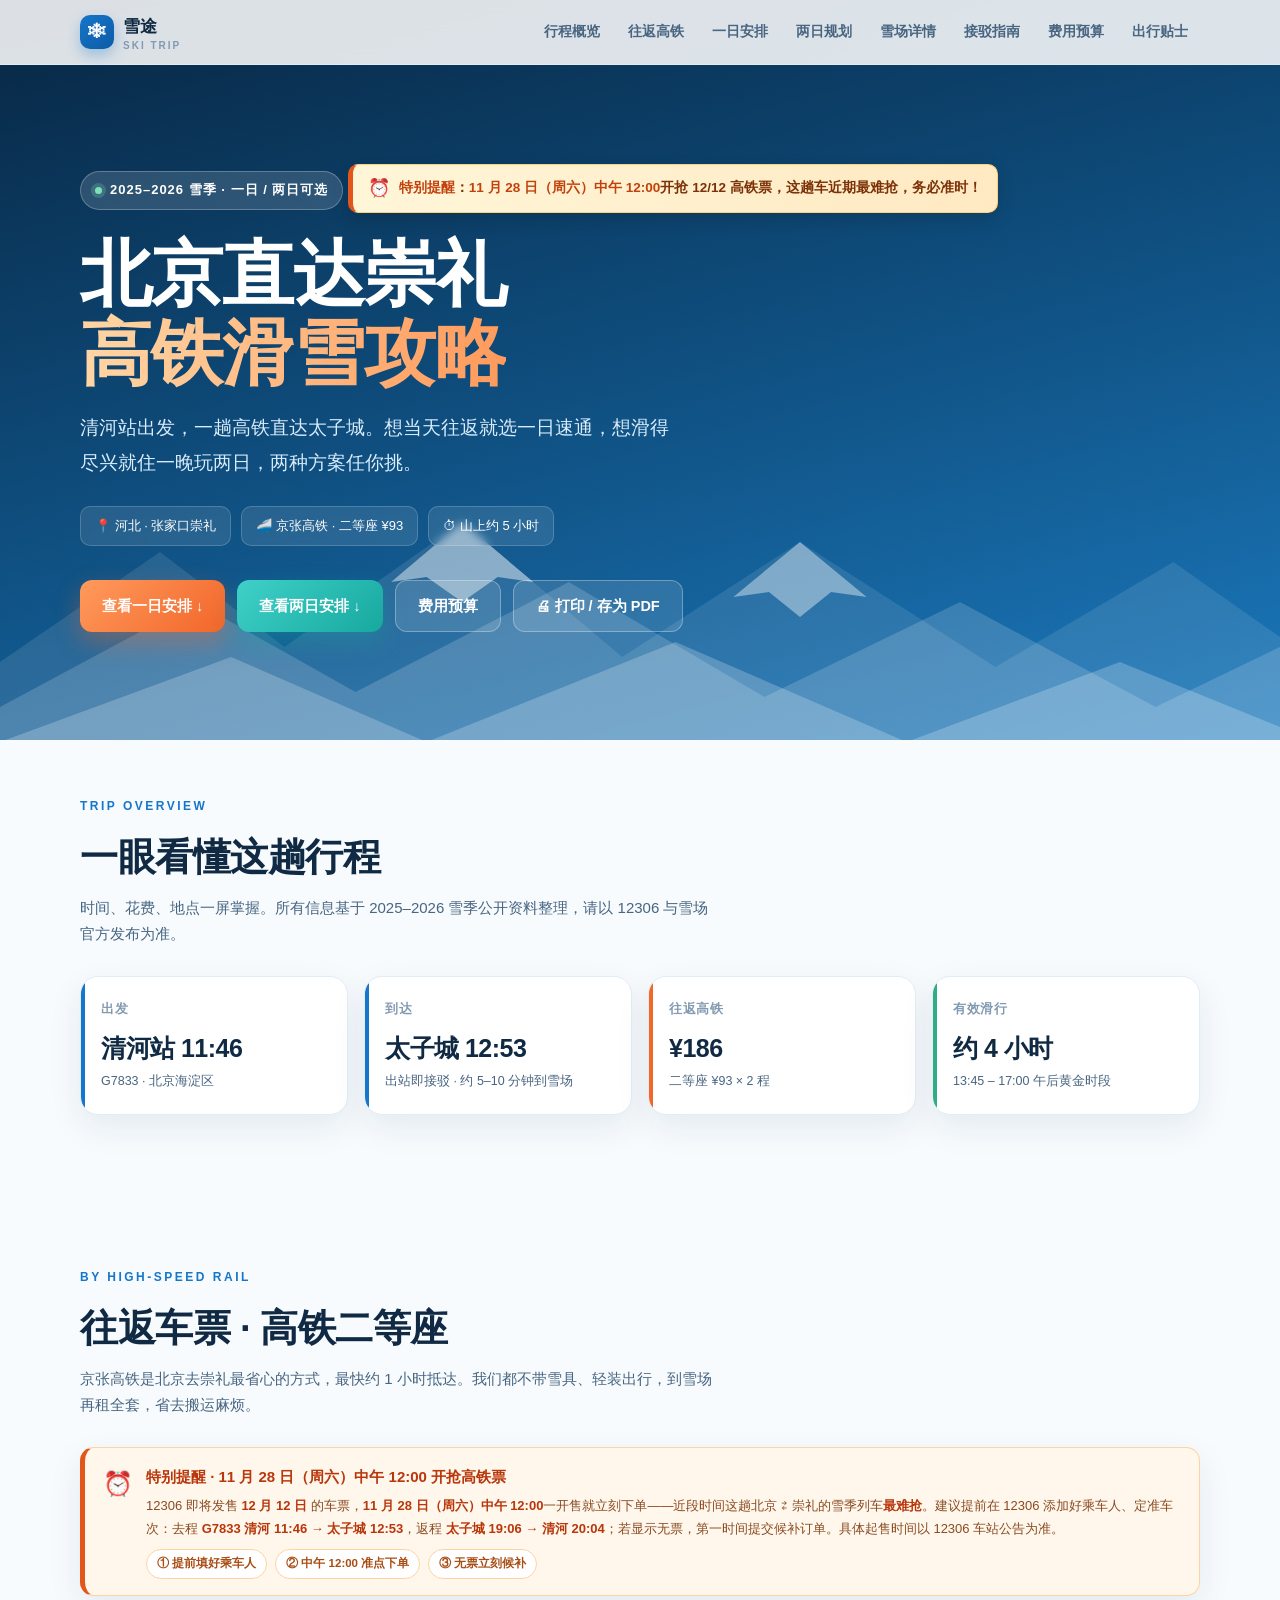
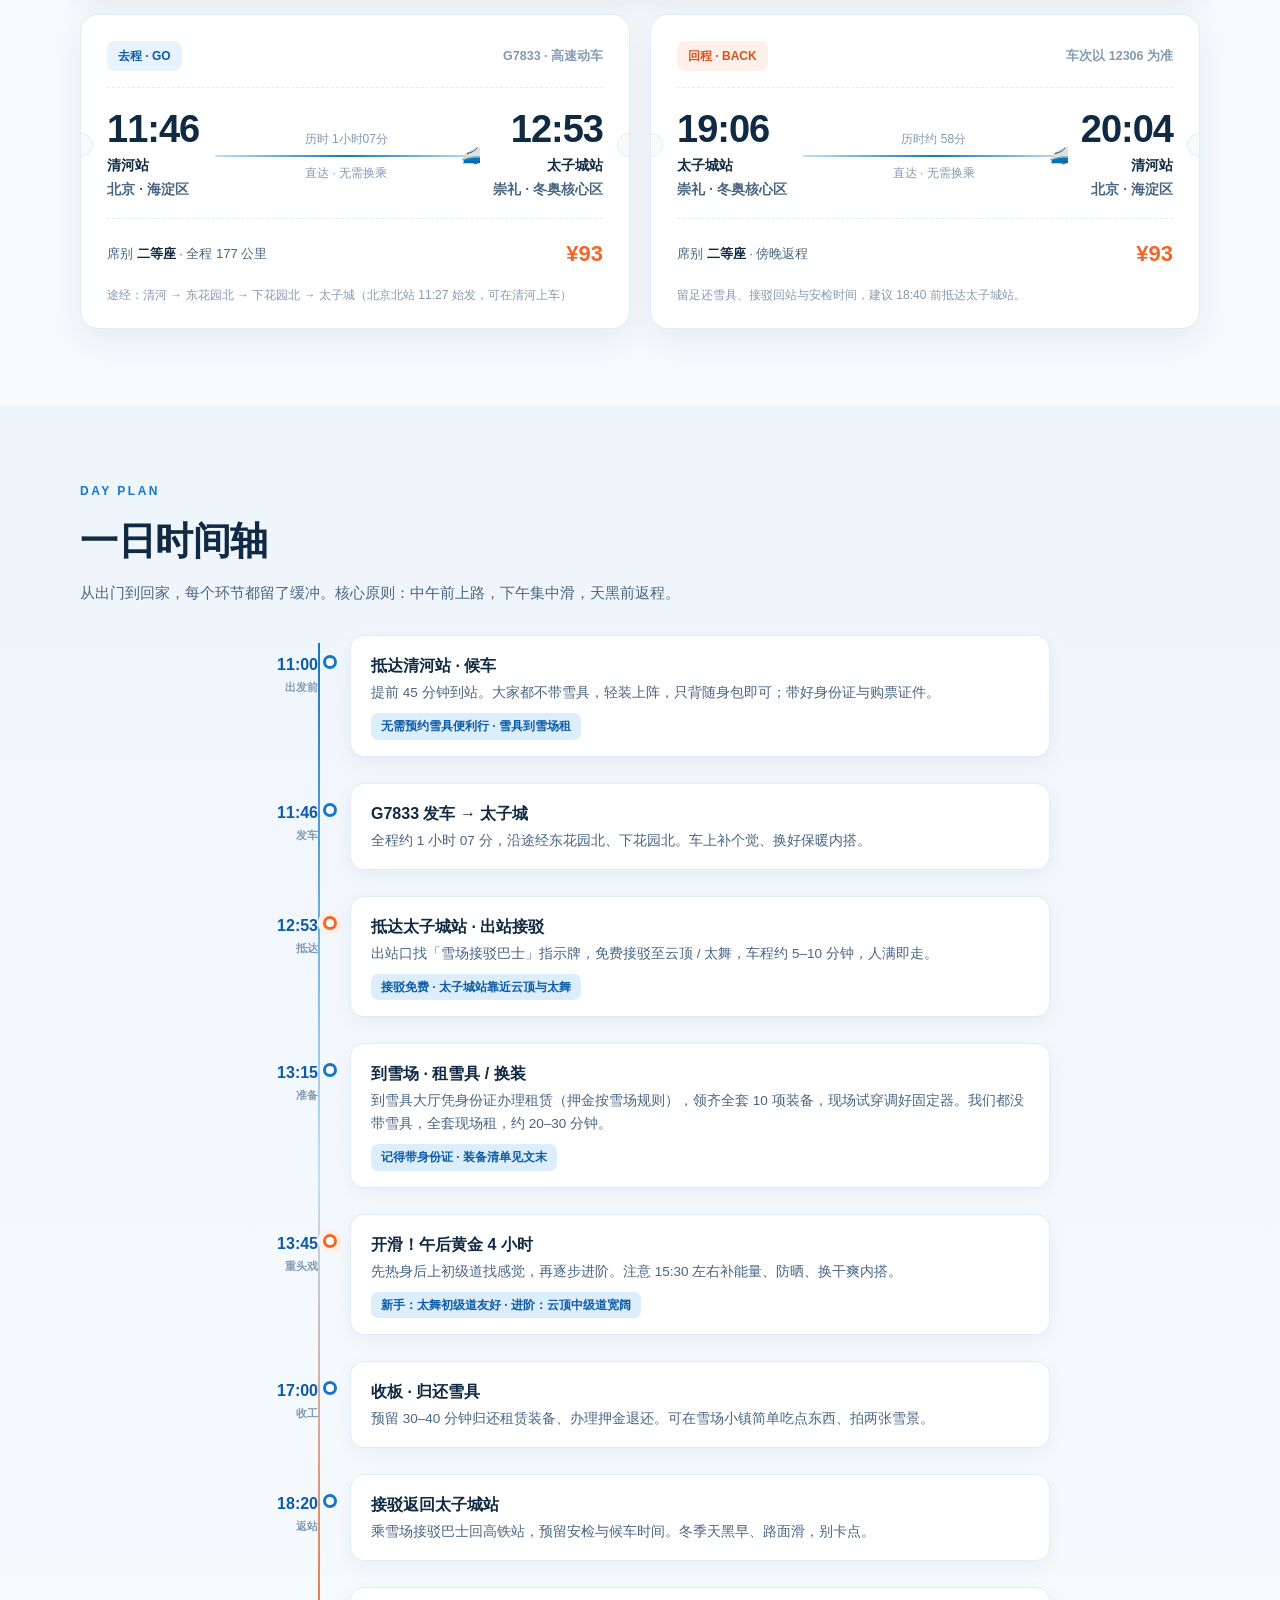
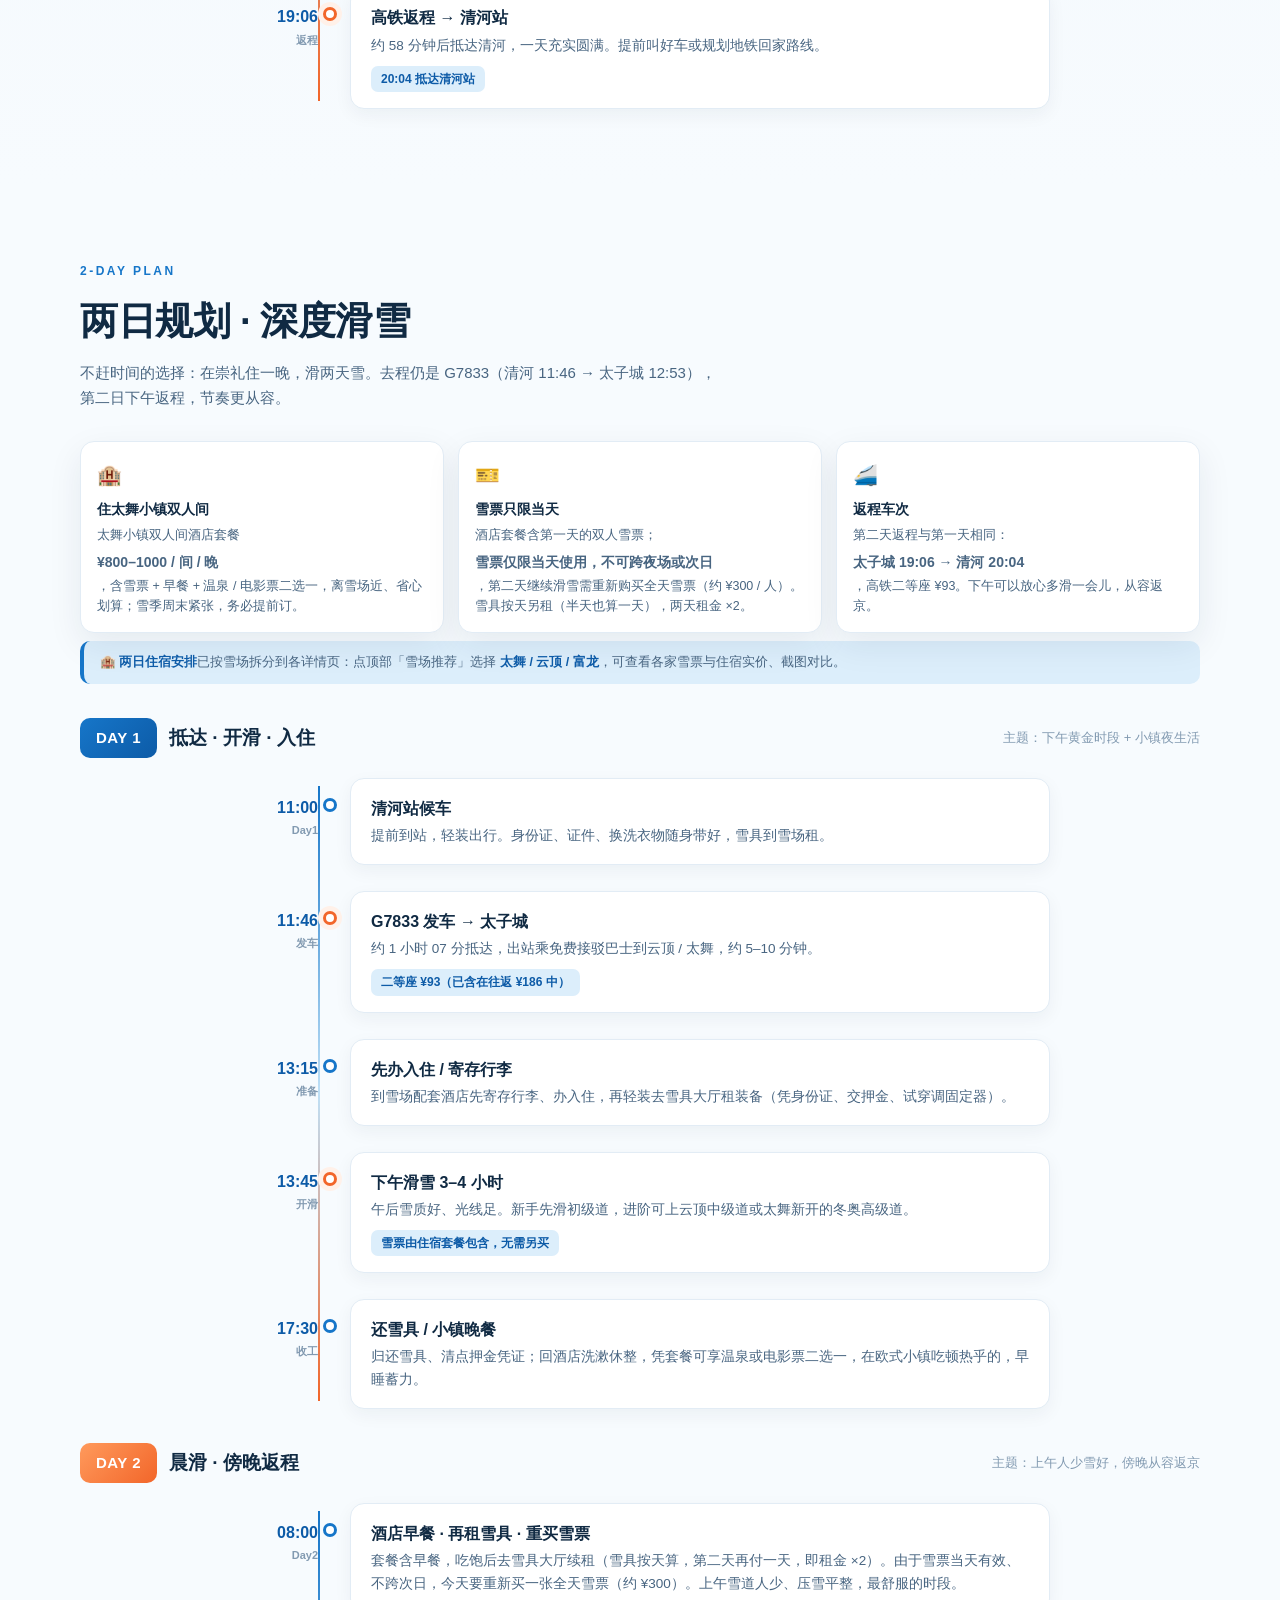
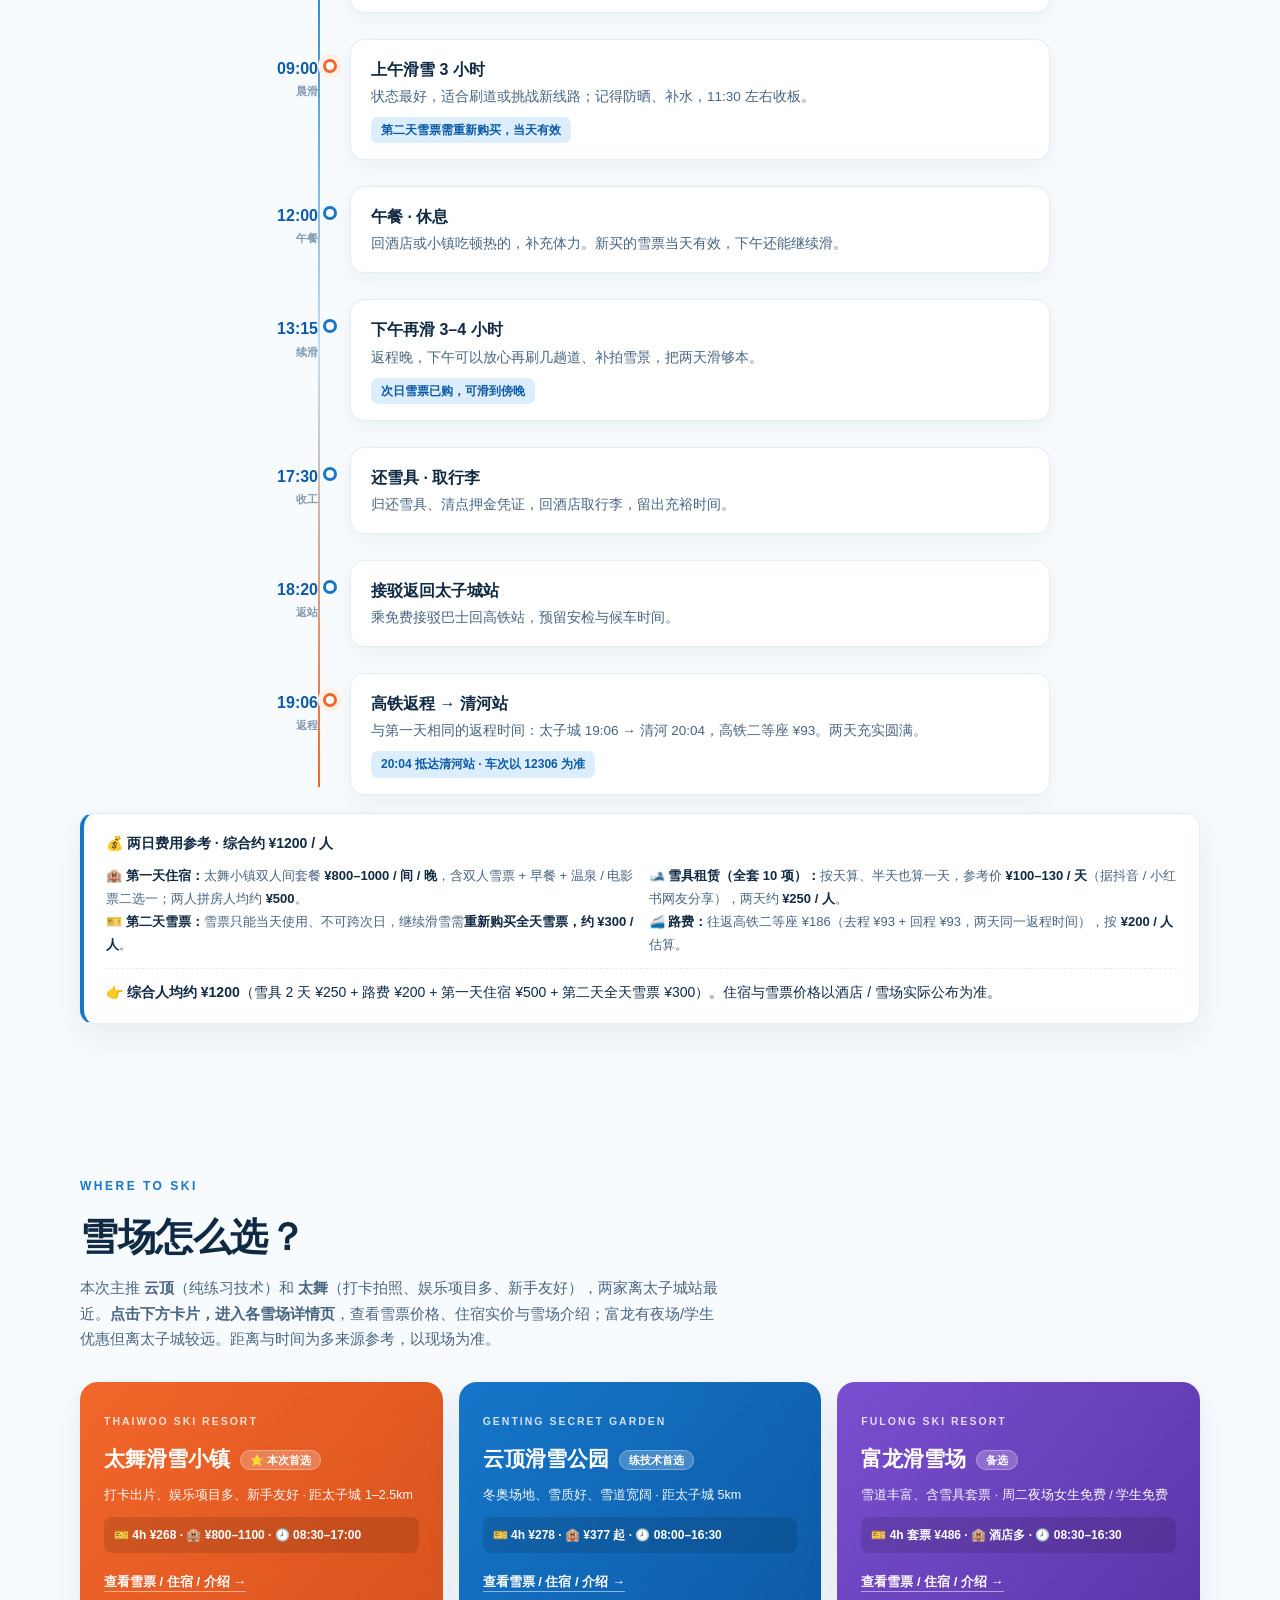
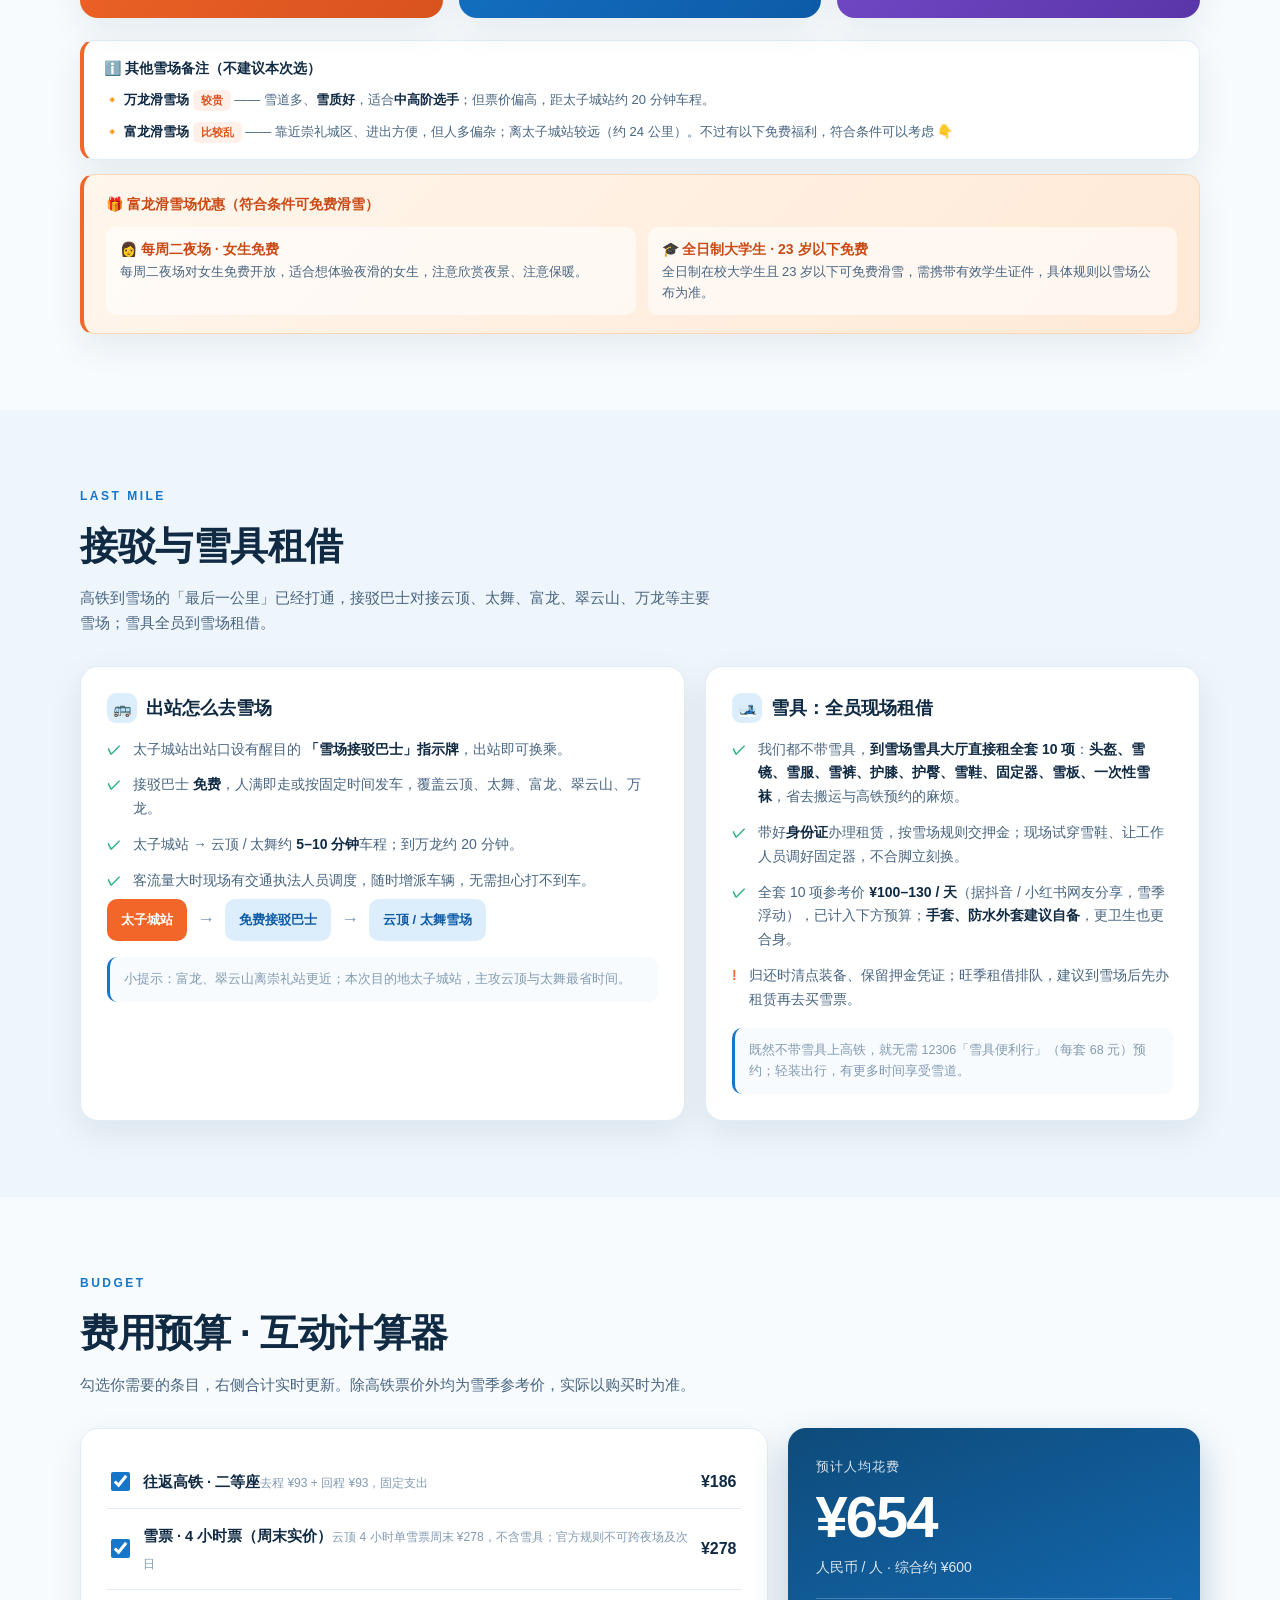
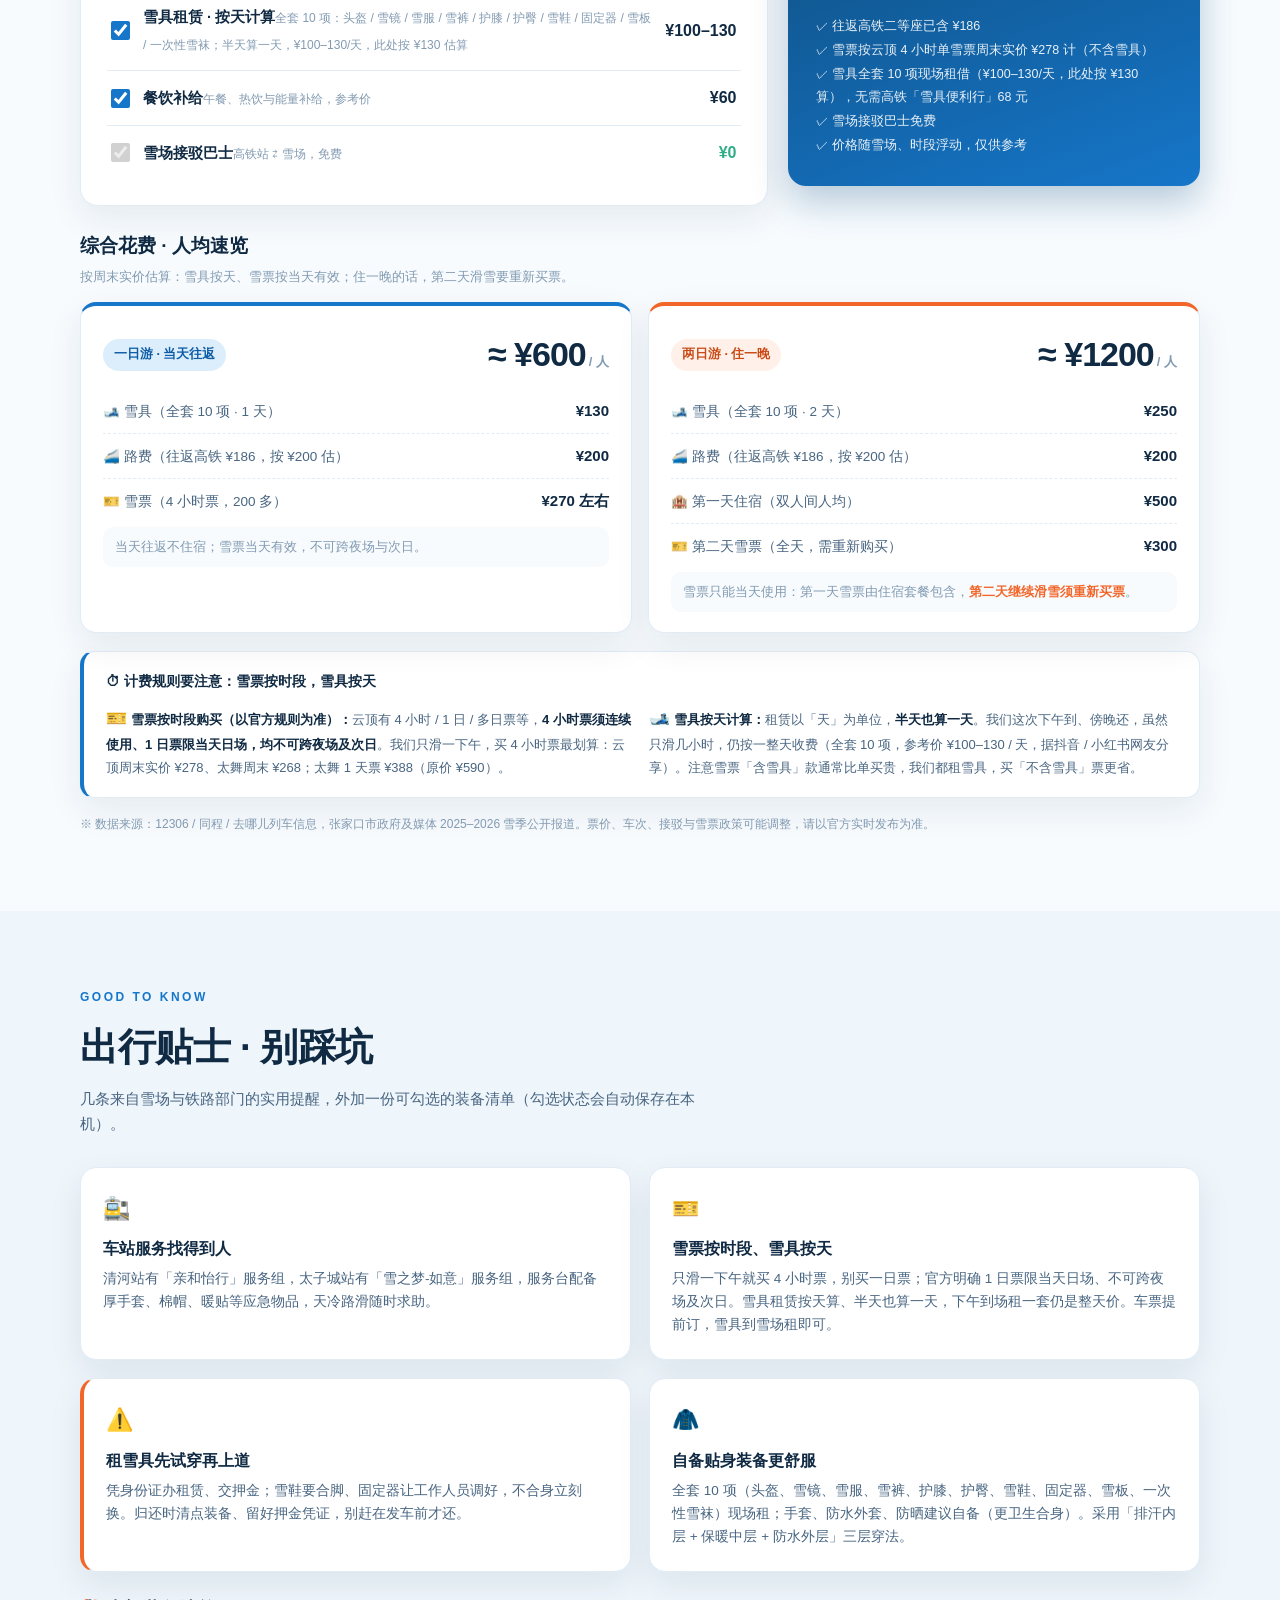
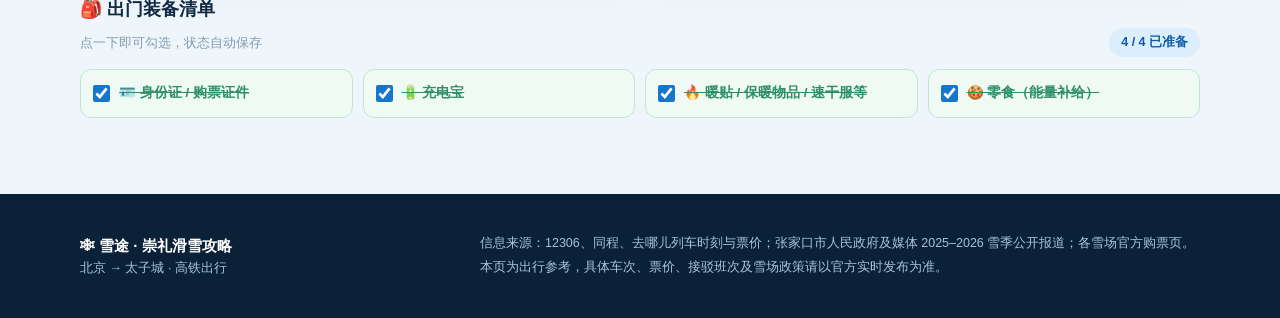
<file: index.html>
<!DOCTYPE html>
<html lang="zh-CN">
<head>
<meta charset="UTF-8">
<meta name="viewport" content="width=device-width, initial-scale=1.0">
<title>崇礼滑雪攻略 · 北京 → 太子城</title>
<meta name="description" content="北京清河站出发，高铁直达太子城，崇礼滑雪攻略：车次、接驳、费用预算与装备清单。">
<link rel="icon" href="data:image/svg+xml,%3Csvg xmlns='http://www.w3.org/2000/svg' viewBox='0 0 64 64'%3E%3Ctext y='52' font-size='52'%3E%E2%9D%84%3C/text%3E%3C/svg%3E">
<link rel="stylesheet" href="assets/style.css">
<style>
  .ski-portal{display:grid;grid-template-columns:repeat(3,1fr);gap:16px;margin:6px 0 22px}
  .sp-card{display:block;text-decoration:none;color:#fff;border-radius:var(--radius);padding:24px;transition:.22s;box-shadow:var(--shadow)}
  .sp-card:hover{transform:translateY(-4px);box-shadow:0 16px 40px rgba(16,42,67,.22)}
  .sp-card.t{background:linear-gradient(130deg,#f2662a,#d9531e)}
  .sp-card.g{background:linear-gradient(130deg,#1676c9,#0d5ba7)}
  .sp-card.f{background:linear-gradient(130deg,#7a4fd0,#5a35a8)}
  .sp-en{font-size:10.5px;letter-spacing:2px;opacity:.8;font-weight:700}
  .sp-card h3{font-size:21px;font-weight:900;margin:8px 0}
  .sp-card h3 span{font-size:11px;background:rgba(255,255,255,.22);border:1px solid rgba(255,255,255,.3);padding:3px 9px;border-radius:99px;font-weight:800;vertical-align:middle;margin-left:4px}
  .sp-card p{font-size:12.5px;line-height:1.6;opacity:.96;margin:0 0 12px}
  .sp-meta{font-size:12px;font-weight:800;background:rgba(0,0,0,.12);padding:8px 10px;border-radius:8px;margin-bottom:14px}
  .sp-go{font-size:13px;font-weight:800;border-bottom:1px solid rgba(255,255,255,.5);padding-bottom:2px}
  /* 抢票特别提醒 */
  .hero-alert{display:inline-flex;align-items:center;gap:9px;max-width:100%;margin-top:14px;background:linear-gradient(100deg,#fff6d8,#ffe9c2);border:1px solid #ffd27a;border-left:5px solid #e2561b;border-radius:10px;padding:10px 15px;box-shadow:0 6px 18px rgba(0,0,0,.14);color:#7c3208;font-size:13.5px;font-weight:700;line-height:1.5}
  .hero-alert b{color:#c2410c;font-weight:900}
  .hero-alert .ha-icon{font-size:18px;flex:none}
  .rush-alert{display:flex;align-items:flex-start;gap:13px;margin-bottom:18px;background:#fff7ec;border:1px solid #ffd3a3;border-left:5px solid #e2561b;border-radius:14px;padding:16px 18px;box-shadow:var(--shadow)}
  .rush-alert .ra-ic{font-size:24px;flex:none}
  .rush-alert h3{font-size:15px;font-weight:900;color:#b8370b;margin-bottom:5px}
  .rush-alert p{font-size:13px;color:#8a4a20;line-height:1.75}
  .rush-alert p b{color:#b8370b}
  .rush-alert .ra-actions{margin-top:9px;display:flex;flex-wrap:wrap;gap:8px}
  .rush-alert .ra-actions span{font-size:11.5px;font-weight:800;background:#fff;border:1px solid #ffd3a3;color:#a84c14;border-radius:99px;padding:4px 10px}
</style>
</head>
<body>
<header class="topbar">
  <div class="wrap">
    <div class="brand">
      <span class="mark">❄</span>
      <span>雪途<small>SKI TRIP</small></span>
    </div>
    <nav class="nav">
      <a href="#overview" data-target="overview">行程概览</a>
      <a href="#train" data-target="train">往返高铁</a>
      <a href="#timeline" data-target="timeline">一日安排</a>
      <a href="#two-day" data-target="two-day">两日规划</a>
      <a href="#resort" data-target="resort">雪场详情</a>
      <a href="#shuttle" data-target="shuttle">接驳指南</a>
      <a href="#budget" data-target="budget">费用预算</a>
      <a href="#tips" data-target="tips">出行贴士</a>
    </nav>
  </div>
</header>

<main>
<!-- HERO -->
<section id="hero" class="hero">
  <div class="wrap">
    <span class="eyebrow"><span class="dot"></span> 2025–2026 雪季 · 一日 / 两日可选</span>
    <div class="hero-alert" role="alert"><span class="ha-icon">⏰</span><span><b>特别提醒</b>：<b>11 月 28 日（周六）中午 12:00</b>开抢 12/12 高铁票，这趟车近期最难抢，务必准时！</span></div>
    <h1>北京直达崇礼<br><span class="hl">高铁滑雪攻略</span></h1>
    <p class="lead">清河站出发，一趟高铁直达太子城。想当天往返就选一日速通，想滑得尽兴就住一晚玩两日，两种方案任你挑。</p>
    <div class="badges">
      <span>📍 河北 · 张家口崇礼</span>
      <span>🚄 京张高铁 · 二等座 ¥93</span>
      <span>⏱ 山上约 5 小时</span>
    </div>
    <div class="cta">
      <a class="btn btn-main" href="#timeline">查看一日安排 ↓</a>
      <a class="btn btn-two" href="#two-day">查看两日安排 ↓</a>
      <a class="btn btn-ghost" href="#budget">费用预算</a>
      <button class="btn btn-ghost" onclick="window.print()">🖨 打印 / 存为 PDF</button>
    </div>
  </div>
  <svg class="mountains" viewBox="0 0 1440 300" preserveAspectRatio="none" aria-hidden="true">
    <polygon points="0,220 180,110 320,205 520,80 700,215 900,100 1120,225 1320,120 1440,195 1440,300 0,300" fill="#ffffff" opacity="0.10"/>
    <polygon points="0,265 220,160 400,250 640,140 860,255 1080,160 1300,265 1440,205 1440,300 0,300" fill="#ffffff" opacity="0.16"/>
    <polygon points="520,80 600,140 560,135 520,160 480,135 440,140" fill="#ffffff" opacity="0.45"/>
    <polygon points="900,100 975,155 935,150 900,175 865,150 825,155" fill="#ffffff" opacity="0.4"/>
    <polygon points="0,300 260,215 480,300 760,200 1020,300 1260,220 1440,285 1440,300" fill="#ffffff" opacity="0.22"/>
  </svg>
</section>

<!-- 概览 -->
<section id="overview" class="overview">
  <div class="wrap">
    <div class="sec-head reveal">
      <div class="kicker">Trip Overview</div>
      <h2>一眼看懂这趟行程</h2>
      <p>时间、花费、地点一屏掌握。所有信息基于 2025–2026 雪季公开资料整理，请以 12306 与雪场官方发布为准。</p>
    </div>
    <div class="facts">
      <div class="fact reveal"><div class="lbl">出发</div><div class="val">清河站 11:46</div><div class="sub">G7833 · 北京海淀区</div></div>
      <div class="fact reveal"><div class="lbl">到达</div><div class="val">太子城 12:53</div><div class="sub">出站即接驳 · 约 5–10 分钟到雪场</div></div>
      <div class="fact reveal"><div class="lbl">往返高铁</div><div class="val num">¥186</div><div class="sub">二等座 ¥93 × 2 程</div></div>
      <div class="fact reveal"><div class="lbl">有效滑行</div><div class="val">约 4 小时</div><div class="sub">13:45 – 17:00 午后黄金时段</div></div>
    </div>
  </div>
</section>

<!-- 交通 -->
<section id="train">
  <div class="wrap">
    <div class="sec-head reveal">
      <div class="kicker">By High-speed Rail</div>
      <h2>往返车票 · 高铁二等座</h2>
      <p>京张高铁是北京去崇礼最省心的方式，最快约 1 小时抵达。我们都不带雪具、轻装出行，到雪场再租全套，省去搬运麻烦。</p>
    </div>
    <div class="rush-alert reveal" role="alert">
      <div class="ra-ic">⏰</div>
      <div>
        <h3>特别提醒 · 11 月 28 日（周六）中午 12:00 开抢高铁票</h3>
        <p>12306 即将发售 <b>12 月 12 日</b> 的车票，<b>11 月 28 日（周六）中午 12:00</b>一开售就立刻下单——近段时间这趟北京 ⇄ 崇礼的雪季列车<b>最难抢</b>。建议提前在 12306 添加好乘车人、定准车次：去程 <b>G7833 清河 11:46 → 太子城 12:53</b>，返程 <b>太子城 19:06 → 清河 20:04</b>；若显示无票，第一时间提交候补订单。具体起售时间以 12306 车站公告为准。</p>
        <div class="ra-actions"><span>① 提前填好乘车人</span><span>② 中午 12:00 准点下单</span><span>③ 无票立刻候补</span></div>
      </div>
    </div>
    <div class="tickets">
      <div class="ticket reveal">
        <div class="thead">
          <span class="tag go">去程 · GO</span>
          <span class="train-no">G7833 · 高速动车</span>
        </div>
        <div class="route">
          <div class="station">
            <div class="code num">11:46</div>
            <div class="name"><b>清河站</b><br>北京 · 海淀区</div>
          </div>
          <div class="mid">
            历时 1小时07分
            <div class="line"></div>
            直达 · 无需换乘
          </div>
          <div class="station" style="text-align:right">
            <div class="code num">12:53</div>
            <div class="name"><b>太子城站</b><br>崇礼 · 冬奥核心区</div>
          </div>
        </div>
        <div class="tfoot">
          <span>席别 <b>二等座</b> · 全程 177 公里</span>
          <span class="price num">¥93</span>
        </div>
        <div class="stops">途经：清河 → 东花园北 → 下花园北 → 太子城（北京北站 11:27 始发，可在清河上车）</div>
      </div>

      <div class="ticket reveal">
        <div class="thead">
          <span class="tag back">回程 · BACK</span>
          <span class="train-no">车次以 12306 为准</span>
        </div>
        <div class="route">
          <div class="station">
            <div class="code num">19:06</div>
            <div class="name"><b>太子城站</b><br>崇礼 · 冬奥核心区</div>
          </div>
          <div class="mid">
            历时约 58分
            <div class="line"></div>
            直达 · 无需换乘
          </div>
          <div class="station" style="text-align:right">
            <div class="code num">20:04</div>
            <div class="name"><b>清河站</b><br>北京 · 海淀区</div>
          </div>
        </div>
        <div class="tfoot">
          <span>席别 <b>二等座</b> · 傍晚返程</span>
          <span class="price num">¥93</span>
        </div>
        <div class="stops">留足还雪具、接驳回站与安检时间，建议 18:40 前抵达太子城站。</div>
      </div>
    </div>
  </div>
</section>

<!-- 时间轴 -->
<section id="timeline" class="timeline">
  <div class="wrap">
    <div class="sec-head reveal">
      <div class="kicker">Day Plan</div>
      <h2>一日时间轴</h2>
      <p>从出门到回家，每个环节都留了缓冲。核心原则：中午前上路，下午集中滑，天黑前返程。</p>
    </div>
    <div class="tl">
      <div class="tl-item reveal"><div class="tl-time num">11:00<small>出发前</small></div><span class="tl-dot"></span>
        <div class="tl-card"><h3>抵达清河站 · 候车</h3><p>提前 45 分钟到站。大家都不带雪具，轻装上阵，只背随身包即可；带好身份证与购票证件。</p><span class="mini">无需预约雪具便利行 · 雪具到雪场租</span></div></div>
      <div class="tl-item reveal"><div class="tl-time num">11:46<small>发车</small></div><span class="tl-dot"></span>
        <div class="tl-card"><h3>G7833 发车 → 太子城</h3><p>全程约 1 小时 07 分，沿途经东花园北、下花园北。车上补个觉、换好保暖内搭。</p></div></div>
      <div class="tl-item hi reveal"><div class="tl-time num">12:53<small>抵达</small></div><span class="tl-dot"></span>
        <div class="tl-card"><h3>抵达太子城站 · 出站接驳</h3><p>出站口找「雪场接驳巴士」指示牌，免费接驳至云顶 / 太舞，车程约 5–10 分钟，人满即走。</p><span class="mini">接驳免费 · 太子城站靠近云顶与太舞</span></div></div>
      <div class="tl-item reveal"><div class="tl-time num">13:15<small>准备</small></div><span class="tl-dot"></span>
        <div class="tl-card"><h3>到雪场 · 租雪具 / 换装</h3><p>到雪具大厅凭身份证办理租赁（押金按雪场规则），领齐全套 10 项装备，现场试穿调好固定器。我们都没带雪具，全套现场租，约 20–30 分钟。</p><span class="mini">记得带身份证 · 装备清单见文末</span></div></div>
      <div class="tl-item hi reveal"><div class="tl-time num">13:45<small>重头戏</small></div><span class="tl-dot"></span>
        <div class="tl-card"><h3>开滑！午后黄金 4 小时</h3><p>先热身后上初级道找感觉，再逐步进阶。注意 15:30 左右补能量、防晒、换干爽内搭。</p><span class="mini">新手：太舞初级道友好 · 进阶：云顶中级道宽阔</span></div></div>
      <div class="tl-item reveal"><div class="tl-time num">17:00<small>收工</small></div><span class="tl-dot"></span>
        <div class="tl-card"><h3>收板 · 归还雪具</h3><p>预留 30–40 分钟归还租赁装备、办理押金退还。可在雪场小镇简单吃点东西、拍两张雪景。</p></div></div>
      <div class="tl-item reveal"><div class="tl-time num">18:20<small>返站</small></div><span class="tl-dot"></span>
        <div class="tl-card"><h3>接驳返回太子城站</h3><p>乘雪场接驳巴士回高铁站，预留安检与候车时间。冬季天黑早、路面滑，别卡点。</p></div></div>
      <div class="tl-item hi reveal"><div class="tl-time num">19:06<small>返程</small></div><span class="tl-dot"></span>
        <div class="tl-card"><h3>高铁返程 → 清河站</h3><p>约 58 分钟后抵达清河，一天充实圆满。提前叫好车或规划地铁回家路线。</p><span class="mini">20:04 抵达清河站</span></div></div>
    </div>
  </div>
</section>

<!-- 两日规划 -->
<section id="two-day" class="twoday">
  <div class="wrap">
    <div class="sec-head reveal">
      <div class="kicker">2-Day Plan</div>
      <h2>两日规划 · 深度滑雪</h2>
      <p>不赶时间的选择：在崇礼住一晚，滑两天雪。去程仍是 G7833（清河 11:46 → 太子城 12:53），第二日下午返程，节奏更从容。</p>
    </div>

    <div class="day-tips">
      <div class="day-tip reveal"><div class="ic">🏨</div><b>住太舞小镇双人间</b><p>太舞小镇双人间酒店套餐 <b>¥800–1000 / 间 / 晚</b>，含雪票 + 早餐 + 温泉 / 电影票二选一，离雪场近、省心划算；雪季周末紧张，务必提前订。</p></div>
      <div class="day-tip reveal"><div class="ic">🎫</div><b>雪票只限当天</b><p>酒店套餐含第一天的双人雪票；<b>雪票仅限当天使用，不可跨夜场或次日</b>，第二天继续滑雪需重新购买全天雪票（约 ¥300 / 人）。雪具按天另租（半天也算一天），两天租金 ×2。</p></div>
      <div class="day-tip reveal"><div class="ic">🚄</div><b>返程车次</b><p>第二天返程与第一天相同：<b>太子城 19:06 → 清河 20:04</b>，高铁二等座 ¥93。下午可以放心多滑一会儿，从容返京。</p></div>
    </div>

        <div class="ticket-note" style="border-left-color:var(--primary);margin-bottom:16px">🏨 <b>两日住宿安排</b>已按雪场拆分到各详情页：点顶部「雪场推荐」选择 <b>太舞 / 云顶 / 富龙</b>，可查看各家雪票与住宿实价、截图对比。</div>
<div class="day-head reveal"><span class="day-badge d1">DAY 1</span><h3>抵达 · 开滑 · 入住</h3><span class="day-sub">主题：下午黄金时段 + 小镇夜生活</span></div>
    <div class="tl">
      <div class="tl-item reveal"><div class="tl-time num">11:00<small>Day1</small></div><span class="tl-dot"></span>
        <div class="tl-card"><h3>清河站候车</h3><p>提前到站，轻装出行。身份证、证件、换洗衣物随身带好，雪具到雪场租。</p></div></div>
      <div class="tl-item hi reveal"><div class="tl-time num">11:46<small>发车</small></div><span class="tl-dot"></span>
        <div class="tl-card"><h3>G7833 发车 → 太子城</h3><p>约 1 小时 07 分抵达，出站乘免费接驳巴士到云顶 / 太舞，约 5–10 分钟。</p><span class="mini">二等座 ¥93（已含在往返 ¥186 中）</span></div></div>
      <div class="tl-item reveal"><div class="tl-time num">13:15<small>准备</small></div><span class="tl-dot"></span>
        <div class="tl-card"><h3>先办入住 / 寄存行李</h3><p>到雪场配套酒店先寄存行李、办入住，再轻装去雪具大厅租装备（凭身份证、交押金、试穿调固定器）。</p></div></div>
      <div class="tl-item hi reveal"><div class="tl-time num">13:45<small>开滑</small></div><span class="tl-dot"></span>
        <div class="tl-card"><h3>下午滑雪 3–4 小时</h3><p>午后雪质好、光线足。新手先滑初级道，进阶可上云顶中级道或太舞新开的冬奥高级道。</p><span class="mini">雪票由住宿套餐包含，无需另买</span></div></div>
      <div class="tl-item reveal"><div class="tl-time num">17:30<small>收工</small></div><span class="tl-dot"></span>
        <div class="tl-card"><h3>还雪具 / 小镇晚餐</h3><p>归还雪具、清点押金凭证；回酒店洗漱休整，凭套餐可享温泉或电影票二选一，在欧式小镇吃顿热乎的，早睡蓄力。</p></div></div>
    </div>

    <div class="day-head reveal"><span class="day-badge d2">DAY 2</span><h3>晨滑 · 傍晚返程</h3><span class="day-sub">主题：上午人少雪好，傍晚从容返京</span></div>
    <div class="tl">
      <div class="tl-item reveal"><div class="tl-time num">08:00<small>Day2</small></div><span class="tl-dot"></span>
        <div class="tl-card"><h3>酒店早餐 · 再租雪具 · 重买雪票</h3><p>套餐含早餐，吃饱后去雪具大厅续租（雪具按天算，第二天再付一天，即租金 ×2）。由于雪票当天有效、不跨次日，今天要重新买一张全天雪票（约 ¥300）。上午雪道人少、压雪平整，最舒服的时段。</p></div></div>
      <div class="tl-item hi reveal"><div class="tl-time num">09:00<small>晨滑</small></div><span class="tl-dot"></span>
        <div class="tl-card"><h3>上午滑雪 3 小时</h3><p>状态最好，适合刷道或挑战新线路；记得防晒、补水，11:30 左右收板。</p><span class="mini">第二天雪票需重新购买，当天有效</span></div></div>
      <div class="tl-item reveal"><div class="tl-time num">12:00<small>午餐</small></div><span class="tl-dot"></span>
        <div class="tl-card"><h3>午餐 · 休息</h3><p>回酒店或小镇吃顿热的，补充体力。新买的雪票当天有效，下午还能继续滑。</p></div></div>
      <div class="tl-item reveal"><div class="tl-time num">13:15<small>续滑</small></div><span class="tl-dot"></span>
        <div class="tl-card"><h3>下午再滑 3–4 小时</h3><p>返程晚，下午可以放心再刷几趟道、补拍雪景，把两天滑够本。</p><span class="mini">次日雪票已购，可滑到傍晚</span></div></div>
      <div class="tl-item reveal"><div class="tl-time num">17:30<small>收工</small></div><span class="tl-dot"></span>
        <div class="tl-card"><h3>还雪具 · 取行李</h3><p>归还雪具、清点押金凭证，回酒店取行李，留出充裕时间。</p></div></div>
      <div class="tl-item reveal"><div class="tl-time num">18:20<small>返站</small></div><span class="tl-dot"></span>
        <div class="tl-card"><h3>接驳返回太子城站</h3><p>乘免费接驳巴士回高铁站，预留安检与候车时间。</p></div></div>
      <div class="tl-item hi reveal"><div class="tl-time num">19:06<small>返程</small></div><span class="tl-dot"></span>
        <div class="tl-card"><h3>高铁返程 → 清河站</h3><p>与第一天相同的返程时间：太子城 19:06 → 清河 20:04，高铁二等座 ¥93。两天充实圆满。</p><span class="mini">20:04 抵达清河站 · 车次以 12306 为准</span></div></div>
    </div>

    <div class="billing-note reveal">
      <h4>💰 两日费用参考 · 综合约 ¥1200 / 人</h4>
      <div class="bn-grid">
        <div class="bn-item"><b>🏨 第一天住宿：</b>太舞小镇双人间套餐 <b>¥800–1000 / 间 / 晚</b>，含双人雪票 + 早餐 + 温泉 / 电影票二选一；两人拼房人均约 <b>¥500</b>。<br><b>🎫 第二天雪票：</b>雪票只能当天使用、不可跨次日，继续滑雪需<b>重新购买全天雪票，约 ¥300 / 人</b>。</div>
        <div class="bn-item"><b>🎿 雪具租赁（全套 10 项）：</b>按天算、半天也算一天，参考价 <b>¥100–130 / 天</b>（据抖音 / 小红书网友分享），两天约 <b>¥250 / 人</b>。<br><b>🚄 路费：</b>往返高铁二等座 ¥186（去程 ¥93 + 回程 ¥93，两天同一返程时间），按 <b>¥200 / 人</b> 估算。</div>
      </div>
      <div style="margin-top:12px;padding-top:12px;border-top:1px dashed var(--line);font-size:14px"><b>👉 综合人均约 ¥1200</b>（雪具 2 天 ¥250 + 路费 ¥200 + 第一天住宿 ¥500 + 第二天全天雪票 ¥300）。住宿与雪票价格以酒店 / 雪场实际公布为准。</div>
    </div>
  </div>
</section>

<!-- 雪场 -->
<section id="resort">
  <div class="wrap">
<div class="sec-head reveal">
      <div class="kicker">Where to Ski</div>
      <h2>雪场怎么选？</h2>
      <p>本次主推 <b>云顶</b>（纯练习技术）和 <b>太舞</b>（打卡拍照、娱乐项目多、新手友好），两家离太子城站最近。<b>点击下方卡片，进入各雪场详情页</b>，查看雪票价格、住宿实价与雪场介绍；富龙有夜场/学生优惠但离太子城较远。距离与时间为多来源参考，以现场为准。</p>
    </div>

    
    <!-- 雪场入口 -->
    <div class="ski-portal reveal">
      <a class="sp-card t" href="taiwu.html">
        <span class="sp-en">THAIWOO SKI RESORT</span>
        <h3>太舞滑雪小镇 <span>⭐ 本次首选</span></h3>
        <p>打卡出片、娱乐项目多、新手友好 · 距太子城 1–2.5km</p>
        <div class="sp-meta">🎫 4h ¥268 · 🏨 ¥800–1100 · 🕗 08:30–17:00</div>
        <span class="sp-go">查看雪票 / 住宿 / 介绍 →</span>
      </a>
      <a class="sp-card g" href="genting.html">
        <span class="sp-en">GENTING SECRET GARDEN</span>
        <h3>云顶滑雪公园 <span>练技术首选</span></h3>
        <p>冬奥场地、雪质好、雪道宽阔 · 距太子城 5km</p>
        <div class="sp-meta">🎫 4h ¥278 · 🏨 ¥377 起 · 🕗 08:00–16:30</div>
        <span class="sp-go">查看雪票 / 住宿 / 介绍 →</span>
      </a>
      <a class="sp-card f" href="fulong.html">
        <span class="sp-en">FULONG SKI RESORT</span>
        <h3>富龙滑雪场 <span>备选</span></h3>
        <p>雪道丰富、含雪具套票 · 周二夜场女生免费 / 学生免费</p>
        <div class="sp-meta">🎫 4h 套票 ¥486 · 🏨 酒店多 · 🕗 08:30–16:30</div>
        <span class="sp-go">查看雪票 / 住宿 / 介绍 →</span>
      </a>
    </div>
<div class="resort-note reveal">
      <h4>ℹ️ 其他雪场备注（不建议本次选）</h4>
      <div class="rn-row">
        <span>🔸 <b>万龙滑雪场</b><span class="rn-tag">较贵</span> —— 雪道多、<b>雪质好</b>，适合<b>中高阶选手</b>；但票价偏高，距太子城站约 20 分钟车程。</span>
        <span>🔸 <b>富龙滑雪场</b><span class="rn-tag">比较乱</span> —— 靠近崇礼城区、进出方便，但人多偏杂；离太子城站较远（约 24 公里）。不过有以下免费福利，符合条件可以考虑 👇</span>
      </div>
    </div>
    <div class="promo-card reveal">
      <h4>🎁 富龙滑雪场优惠（符合条件可免费滑雪）</h4>
      <div class="promo-list">
        <div class="promo-item"><b>👩 每周二夜场 · 女生免费</b>每周二夜场对女生免费开放，适合想体验夜滑的女生，注意欣赏夜景、注意保暖。</div>
        <div class="promo-item"><b>🎓 全日制大学生 · 23 岁以下免费</b>全日制在校大学生且 23 岁以下可免费滑雪，需携带有效学生证件，具体规则以雪场公布为准。</div>
      </div>
    </div>

      </div>
</section>

<!-- 接驳 -->
<section id="shuttle" class="shuttle">
  <div class="wrap">
    <div class="sec-head reveal">
      <div class="kicker">Last Mile</div>
      <h2>接驳与雪具租借</h2>
      <p>高铁到雪场的「最后一公里」已经打通，接驳巴士对接云顶、太舞、富龙、翠云山、万龙等主要雪场；雪具全员到雪场租借。</p>
    </div>
    <div class="sh-grid">
      <div class="panel reveal">
        <h3><span class="ic">🚌</span> 出站怎么去雪场</h3>
        <ul class="sh-list">
          <li><span class="tick">✓</span><span>太子城站出站口设有醒目的 <b>「雪场接驳巴士」指示牌</b>，出站即可换乘。</span></li>
          <li><span class="tick">✓</span><span>接驳巴士 <b>免费</b>，人满即走或按固定时间发车，覆盖云顶、太舞、富龙、翠云山、万龙。</span></li>
          <li><span class="tick">✓</span><span>太子城站 → 云顶 / 太舞约 <b>5–10 分钟</b>车程；到万龙约 20 分钟。</span></li>
          <li><span class="tick">✓</span><span>客流量大时现场有交通执法人员调度，随时增派车辆，无需担心打不到车。</span></li>
        </ul>
        <div class="flow">
          <span class="node hot">太子城站</span><span class="arrow">→</span>
          <span class="node">免费接驳巴士</span><span class="arrow">→</span>
          <span class="node">云顶 / 太舞雪场</span>
        </div>
        <div class="note">小提示：富龙、翠云山离崇礼站更近；本次目的地太子城站，主攻云顶与太舞最省时间。</div>
      </div>
      <div class="panel reveal">
        <h3><span class="ic">🎿</span> 雪具：全员现场租借</h3>
        <ul class="sh-list">
          <li><span class="tick">✓</span><span>我们都不带雪具，<b>到雪场雪具大厅直接租全套 10 项</b>：<b>头盔、雪镜、雪服、雪裤、护膝、护臀、雪鞋、固定器、雪板、一次性雪袜</b>，省去搬运与高铁预约的麻烦。</span></li>
          <li><span class="tick">✓</span><span>带好<b>身份证</b>办理租赁，按雪场规则交押金；现场试穿雪鞋、让工作人员调好固定器，不合脚立刻换。</span></li>
          <li><span class="tick">✓</span><span>全套 10 项参考价 <b>¥100–130 / 天</b>（据抖音 / 小红书网友分享，雪季浮动），已计入下方预算；<b>手套、防水外套建议自备</b>，更卫生也更合身。</span></li>
          <li><span class="tick" style="color:var(--accent)">!</span><span>归还时清点装备、保留押金凭证；旺季租借排队，建议到雪场后先办租赁再去买雪票。</span></li>
        </ul>
        <div class="note">既然不带雪具上高铁，就无需 12306「雪具便利行」（每套 68 元）预约；轻装出行，有更多时间享受雪道。</div>
      </div>
    </div>
  </div>
</section>

<!-- 费用 -->
<section id="budget">
  <div class="wrap">
    <div class="sec-head reveal">
      <div class="kicker">Budget</div>
      <h2>费用预算 · 互动计算器</h2>
      <p>勾选你需要的条目，右侧合计实时更新。除高铁票价外均为雪季参考价，实际以购买时为准。</p>
    </div>
    <div class="budget-grid">
      <div class="panel reveal" id="costBox">
        <label class="cost-row"><input type="checkbox" data-cost="186" checked><span><span class="cname">往返高铁 · 二等座</span><span class="cdesc">去程 ¥93 + 回程 ¥93，固定支出</span></span><span class="cprice num">¥186</span></label>
        <label class="cost-row"><input type="checkbox" data-cost="278" checked><span><span class="cname">雪票 · 4 小时票（周末实价）</span><span class="cdesc">云顶 4 小时单雪票周末 ¥278，不含雪具；官方规则不可跨夜场及次日</span></span><span class="cprice num">¥278</span></label>
        <label class="cost-row"><input type="checkbox" data-cost="130" checked><span><span class="cname">雪具租赁 · 按天计算</span><span class="cdesc">全套 10 项：头盔 / 雪镜 / 雪服 / 雪裤 / 护膝 / 护臀 / 雪鞋 / 固定器 / 雪板 / 一次性雪袜；半天算一天，¥100–130/天，此处按 ¥130 估算</span></span><span class="cprice num">¥100–130</span></label>
        <label class="cost-row"><input type="checkbox" data-cost="60" checked><span><span class="cname">餐饮补给</span><span class="cdesc">午餐、热饮与能量补给，参考价</span></span><span class="cprice num">¥60</span></label>
        <label class="cost-row free"><input type="checkbox" data-cost="0" checked disabled><span><span class="cname">雪场接驳巴士</span><span class="cdesc">高铁站 ⇄ 雪场，免费</span></span><span class="cprice num">¥0</span></label>
      </div>
      <div class="summary reveal">
        <div class="lbl">预计人均花费</div>
        <div class="total num" id="totalCost">¥624</div>
        <div class="unit">人民币 / 人 · 综合约 ¥600</div>
        <div class="included">
          ✓ 往返高铁二等座已含 ¥186<br>
          ✓ 雪票按云顶 4 小时单雪票周末实价 ¥278 计（不含雪具）<br>
          ✓ 雪具全套 10 项现场租借（¥100–130/天，此处按 ¥130 算），无需高铁「雪具便利行」68 元<br>
          ✓ 雪场接驳巴士免费<br>
          ✓ 价格随雪场、时段浮动，仅供参考
        </div>
      </div>
    </div>

    <!-- 综合花费速览 -->
    <div class="cost-compare reveal">
      <div class="cc-head">
        <h3>综合花费 · 人均速览</h3>
        <p>按周末实价估算：雪具按天、雪票按当天有效；住一晚的话，第二天滑雪要重新买票。</p>
      </div>
      <div class="cc-grid">
        <div class="cc-card one">
          <div class="cc-top"><span class="cc-tag">一日游 · 当天往返</span><b class="cc-total num">≈ ¥600<small>/ 人</small></b></div>
          <ul class="cc-list">
            <li><span>🎿 雪具（全套 10 项 · 1 天）</span><b class="num">¥130</b></li>
            <li><span>🚄 路费（往返高铁 ¥186，按 ¥200 估）</span><b class="num">¥200</b></li>
            <li><span>🎫 雪票（4 小时票，200 多）</span><b class="num">¥270 左右</b></li>
          </ul>
          <div class="cc-foot">当天往返不住宿；雪票当天有效，不可跨夜场与次日。</div>
        </div>
        <div class="cc-card two">
          <div class="cc-top"><span class="cc-tag">两日游 · 住一晚</span><b class="cc-total num">≈ ¥1200<small>/ 人</small></b></div>
          <ul class="cc-list">
            <li><span>🎿 雪具（全套 10 项 · 2 天）</span><b class="num">¥250</b></li>
            <li><span>🚄 路费（往返高铁 ¥186，按 ¥200 估）</span><b class="num">¥200</b></li>
            <li><span>🏨 第一天住宿（双人间人均）</span><b class="num">¥500</b></li>
            <li><span>🎫 第二天雪票（全天，需重新购买）</span><b class="num">¥300</b></li>
          </ul>
          <div class="cc-foot">雪票只能当天使用：第一天雪票由住宿套餐包含，<b>第二天继续滑雪须重新买票</b>。</div>
        </div>
      </div>
    </div>

    <div class="billing-note reveal">
      <h4>⏱ 计费规则要注意：雪票按时段，雪具按天</h4>
      <div class="bn-grid">
        <div class="bn-item"><span class="bn-ic">🎫</span><b>雪票按时段购买（以官方规则为准）：</b>云顶有 4 小时 / 1 日 / 多日票等，<b>4 小时票须连续使用、1 日票限当天日场，均不可跨夜场及次日</b>。我们只滑一下午，买 4 小时票最划算：云顶周末实价 ¥278、太舞周末 ¥268；太舞 1 天票 ¥388（原价 ¥590）。</div>
        <div class="bn-item"><span class="bn-ic">🎿</span><b>雪具按天计算：</b>租赁以「天」为单位，<b>半天也算一天</b>。我们这次下午到、傍晚还，虽然只滑几小时，仍按一整天收费（全套 10 项，参考价 ¥100–130 / 天，据抖音 / 小红书网友分享）。注意雪票「含雪具」款通常比单买贵，我们都租雪具，买「不含雪具」票更省。</div>
      </div>
    </div>
    <p class="disclaimer">※ 数据来源：12306 / 同程 / 去哪儿列车信息，张家口市政府及媒体 2025–2026 雪季公开报道。票价、车次、接驳与雪票政策可能调整，请以官方实时发布为准。</p>
  </div>
</section>

<!-- 贴士 -->
<section id="tips" class="tips">
  <div class="wrap">
    <div class="sec-head reveal">
      <div class="kicker">Good to Know</div>
      <h2>出行贴士 · 别踩坑</h2>
      <p>几条来自雪场与铁路部门的实用提醒，外加一份可勾选的装备清单（勾选状态会自动保存在本机）。</p>
    </div>
    <div class="tip-grid">
      <div class="tip reveal"><div class="ic">🚉</div><h3>车站服务找得到人</h3><p>清河站有「亲和怡行」服务组，太子城站有「雪之梦-如意」服务组，服务台配备厚手套、棉帽、暖贴等应急物品，天冷路滑随时求助。</p></div>
      <div class="tip reveal"><div class="ic">🎫</div><h3>雪票按时段、雪具按天</h3><p>只滑一下午就买 4 小时票，别买一日票；官方明确 1 日票限当天日场、不可跨夜场及次日。雪具租赁按天算、半天也算一天，下午到场租一套仍是整天价。车票提前订，雪具到雪场租即可。</p></div>
      <div class="tip warn reveal"><div class="ic">⚠️</div><h3>租雪具先试穿再上道</h3><p>凭身份证办租赁、交押金；雪鞋要合脚、固定器让工作人员调好，不合身立刻换。归还时清点装备、留好押金凭证，别赶在发车前才还。</p></div>
      <div class="tip reveal"><div class="ic">🧥</div><h3>自备贴身装备更舒服</h3><p>全套 10 项（头盔、雪镜、雪服、雪裤、护膝、护臀、雪鞋、固定器、雪板、一次性雪袜）现场租；手套、防水外套、防晒建议自备（更卫生合身）。采用「排汗内层 + 保暖中层 + 防水外层」三层穿法。</p></div>
    </div>

    <div class="gear reveal">
      <h3>🎒 出门装备清单</h3>
      <div class="hrow"><span style="font-size:13px;color:var(--ink3)">点一下即可勾选，状态自动保存</span><span class="progress" id="gearProgress">0 / 4 已准备</span></div>
      <div class="gear-list" id="gearList">
        <label><input type="checkbox" checked><span>🪪 身份证 / 购票证件</span></label>
        <label><input type="checkbox" checked><span>🔋 充电宝</span></label>
        <label><input type="checkbox" checked><span>🔥 暖贴 / 保暖物品 / 速干服等</span></label>
        <label><input type="checkbox" checked><span>🍪 零食（能量补给）</span></label>
      </div>
    </div>
  </div>
</section>
</main>

<footer>
  <div class="wrap frow">
    <div><b>❄ 雪途 · 崇礼滑雪攻略</b><br>北京 → 太子城 · 高铁出行</div>
    <div class="src">信息来源：12306、同程、去哪儿列车时刻与票价；张家口市人民政府及媒体 2025–2026 雪季公开报道；各雪场官方购票页。本页为出行参考，具体车次、票价、接驳班次及雪场政策请以官方实时发布为准。</div>
  </div>
</footer>
<script src="assets/app.js"></script>
</body>
</html>
</file>
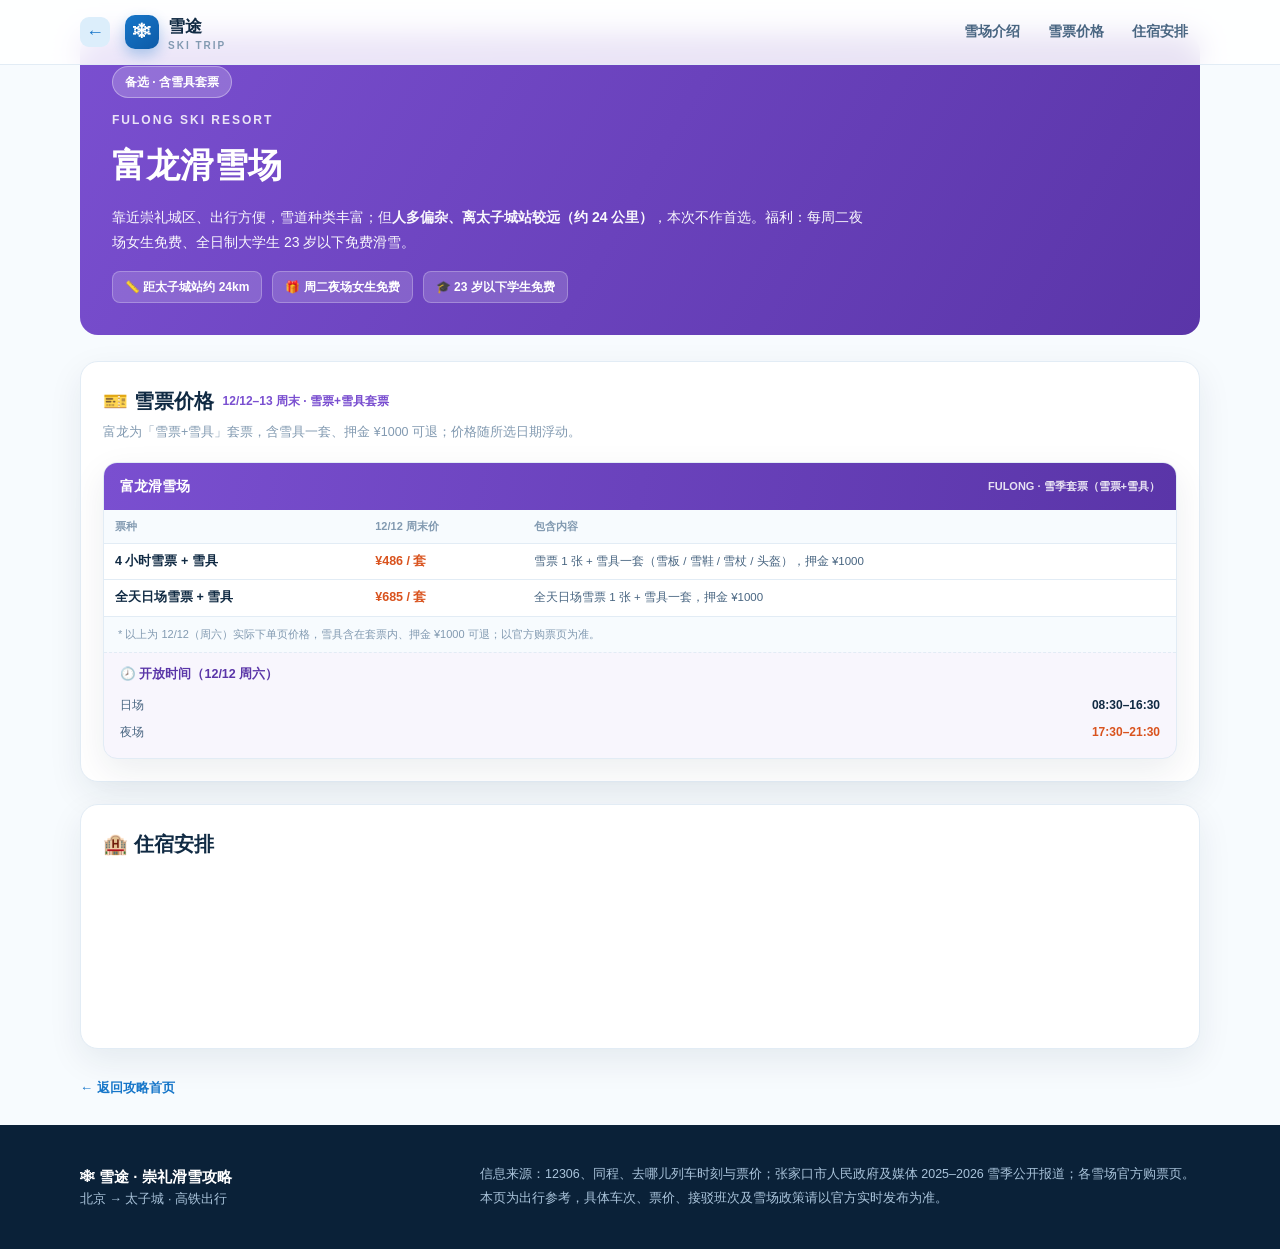
<file: fulong.html>
<!DOCTYPE html>
<html lang="zh-CN">
<head>
<meta charset="UTF-8">
<meta name="viewport" content="width=device-width, initial-scale=1.0">
<title>富龙滑雪场 · 雪票 / 住宿 / 介绍</title>
<meta name="description" content="富龙滑雪场 12/12 周末雪票价格、住宿与雪场介绍。">
<link rel="icon" href="data:image/svg+xml,%3Csvg xmlns='http://www.w3.org/2000/svg' viewBox='0 0 64 64'%3E%3Ctext y='52' font-size='52'%3E%E2%9D%84%3C/text%3E%3C/svg%3E">
<link rel="stylesheet" href="assets/style.css">
<style>
  .back-home{display:inline-flex;align-items:center;justify-content:center;width:30px;height:30px;border-radius:9px;background:var(--ice);color:var(--primary);text-decoration:none;font-weight:900;font-size:18px;margin-right:6px}
  .back-home:hover{background:var(--ice2)}
  .brand-link{text-decoration:none;color:inherit;display:inline-flex}
  .resort-hero{border-radius:var(--radius);padding:32px;color:#fff;margin:26px 0;position:relative;overflow:hidden}
  .resort-hero .rh-en{font-size:12px;letter-spacing:2px;opacity:.85;font-weight:700}
  .resort-hero h1{font-size:34px;font-weight:900;margin:6px 0 10px}
  .resort-hero p{font-size:14px;line-height:1.8;max-width:760px;opacity:.96}
  .rh-g{background:linear-gradient(120deg,#1676c9,#0d5ba7)}
  .rh-t{background:linear-gradient(120deg,#f2662a,#d9531e)}
  .rh-f{background:linear-gradient(120deg,#7a4fd0,#5a35a8)}
  .rh-badge{display:inline-block;background:rgba(255,255,255,.2);border:1px solid rgba(255,255,255,.35);padding:5px 12px;border-radius:99px;font-size:12px;font-weight:800;margin-bottom:12px}
  .rh-meta{display:flex;flex-wrap:wrap;gap:10px;margin-top:16px}
  .rh-meta span{background:rgba(255,255,255,.16);border:1px solid rgba(255,255,255,.25);padding:5px 12px;border-radius:8px;font-size:12px;font-weight:700}
  .d-sec{background:var(--surface);border:1px solid var(--line);border-radius:var(--radius);padding:22px;box-shadow:var(--shadow);margin:0 0 22px}
  .d-sec h2{font-size:20px;font-weight:900;margin:0 0 4px;display:flex;align-items:center;gap:9px;flex-wrap:wrap}
  .d-sec .d-desc{font-size:12.5px;color:var(--ink3);margin:0 0 18px}
  .d-sec .ticket-sec{padding:0;box-shadow:none;border:0;margin:0}
  .d-sec .stay-grid{margin-top:0}
  .d-back{display:inline-block;margin:6px 0 26px;color:var(--primary);text-decoration:none;font-size:13px;font-weight:800}
  .d-back:hover{text-decoration:underline}
</style>
</head>
<body>

<header class="topbar">
  <div class="wrap">
    <div class="brand">
      <a href="index.html" class="back-home" title="返回攻略首页">←</a>
      <span class="mark">❄</span>
      <a href="index.html" class="brand-link"><span>雪途<small>SKI TRIP</small></span></a>
    </div>
    <nav class="nav"><a href="#intro" data-target="intro">雪场介绍</a><a href="#ticket" data-target="ticket">雪票价格</a><a href="#stay" data-target="stay">住宿安排</a></nav>
  </div>
</header>
<main class="wrap" style="padding-top:8px">

<section class="resort-hero rh-f" id="intro">
  <span class="rh-badge">备选 · 含雪具套票</span>
  <div class="rh-en">FULONG SKI RESORT</div>
  <h1>富龙滑雪场</h1>
  <p>靠近崇礼城区、出行方便，雪道种类丰富；但<b>人多偏杂、离太子城站较远（约 24 公里）</b>，本次不作首选。福利：每周二夜场女生免费、全日制大学生 23 岁以下免费滑雪。</p>
  <div class="rh-meta"><span>📏 距太子城站约 24km</span><span>🎁 周二夜场女生免费</span><span>🎓 23 岁以下学生免费</span></div>
</section>

<div class="d-sec" id="ticket">
  <h2>🎫 雪票价格 <span style="font-size:12px;color:#7a4fd0;font-weight:800">12/12–13 周末 · 雪票+雪具套票</span></h2>
  <p class="d-desc">富龙为「雪票+雪具」套票，含雪具一套、押金 ¥1000 可退；价格随所选日期浮动。</p>
  <div class="ticket-grid">
    <div class="ticket-card f">
      <div class="th">富龙滑雪场 <small>FULONG · 雪季套票（雪票+雪具）</small></div>
      <table>
        <thead><tr><th>票种</th><th>12/12 周末价</th><th>包含内容</th></tr></thead>
        <tbody>
          <tr><td>4 小时雪票 + 雪具</td><td class="pr">¥486 / 套</td><td>雪票 1 张 + 雪具一套（雪板 / 雪鞋 / 雪杖 / 头盔），押金 ¥1000</td></tr>
          <tr><td>全天日场雪票 + 雪具</td><td class="pr">¥685 / 套</td><td>全天日场雪票 1 张 + 雪具一套，押金 ¥1000</td></tr>
        </tbody>
      </table>
      <div class="tf">* 以上为 12/12（周六）实际下单页价格，雪具含在套票内、押金 ¥1000 可退；以官方购票页为准。</div>
      <div class="hour-card">
        <h5>🕗 开放时间（12/12 周六）</h5>
        <div class="hr"><span>日场</span><b>08:30–16:30</b></div>
        <div class="hr"><span>夜场</span><b class="night">17:30–21:30</b></div>
      </div>
    </div>
  </div>
</div>

<div class="d-sec" id="stay">
  <h2>🏨 住宿安排</h2>
  <div class="stay-grid">
    <div class="stay-card f reveal">
      <h5>富龙滑雪场 <span class="stay-tag">备选</span></h5>
      <div class="hotel">离县城近、出行方便，票价适中；<b>雪场周边酒店繁多、价格不等</b>，选择空间大。</div>
      <div class="pros">👍 雪道种类丰富、吃饭购物方便；👎 人多、停车困难。离太子城站较远，本次不作首选。</div>
    </div>
  </div>
</div>
<a class="d-back" href="index.html">← 返回攻略首页</a>
</main>

<footer>
  <div class="wrap frow">
    <div><b>❄ 雪途 · 崇礼滑雪攻略</b><br>北京 → 太子城 · 高铁出行</div>
    <div class="src">信息来源：12306、同程、去哪儿列车时刻与票价；张家口市人民政府及媒体 2025–2026 雪季公开报道；各雪场官方购票页。本页为出行参考，具体车次、票价、接驳班次及雪场政策请以官方实时发布为准。</div>
  </div>
</footer>
<script src="assets/app.js"></script>
</body>
</html>
</file>
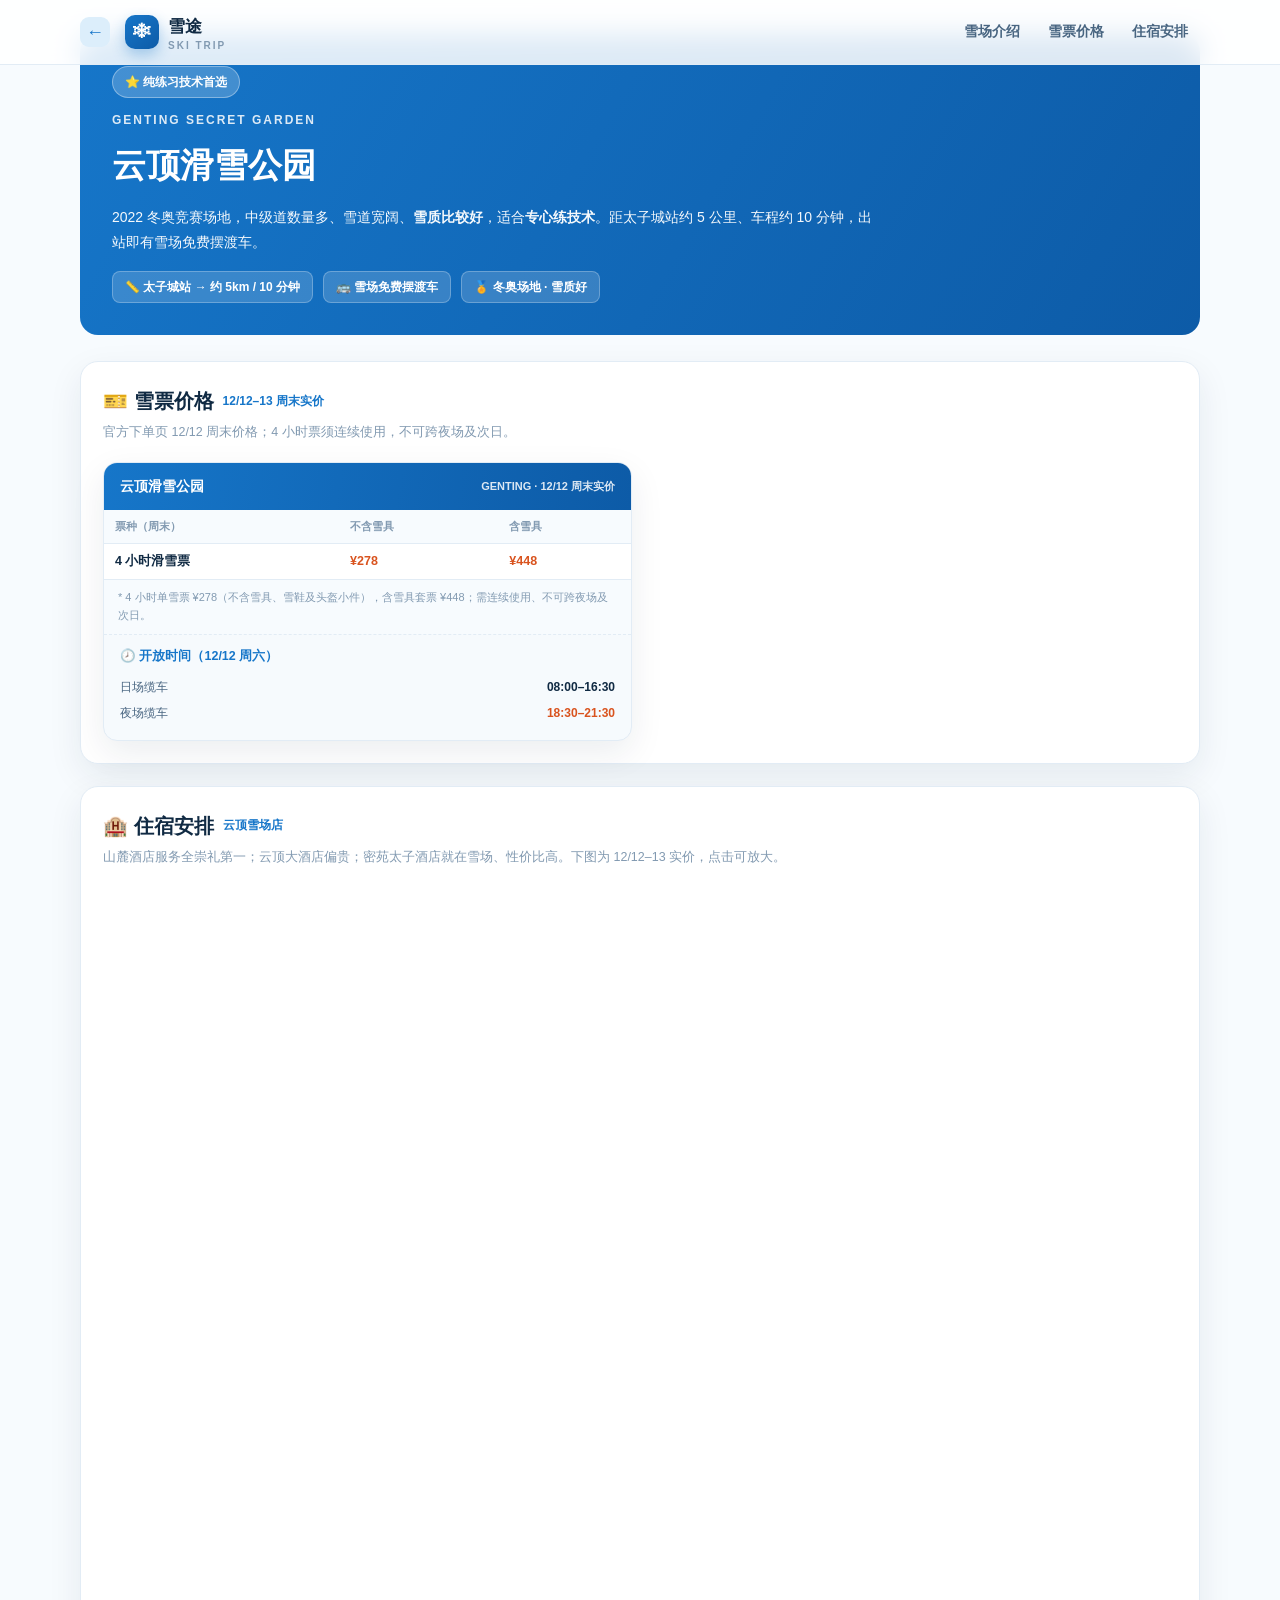
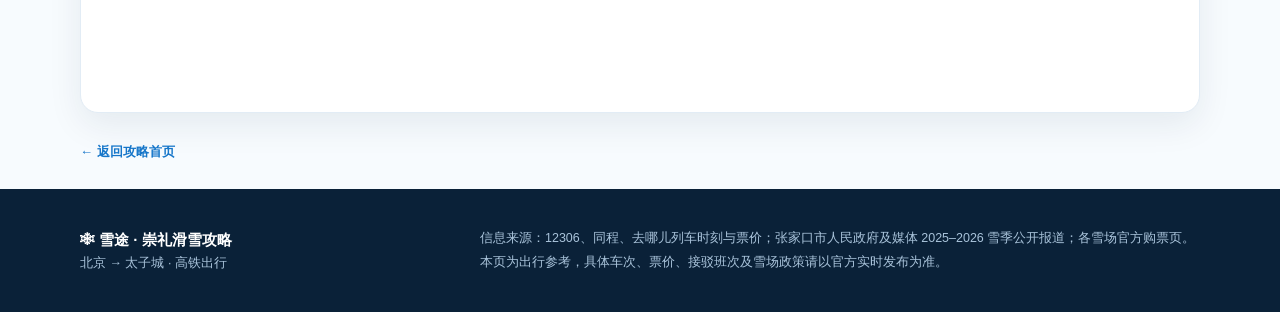
<file: genting.html>
<!DOCTYPE html>
<html lang="zh-CN">
<head>
<meta charset="UTF-8">
<meta name="viewport" content="width=device-width, initial-scale=1.0">
<title>云顶滑雪公园 · 雪票 / 住宿 / 介绍</title>
<meta name="description" content="云顶滑雪公园 12/12 周末雪票价格、住宿实价与雪场介绍。">
<link rel="icon" href="data:image/svg+xml,%3Csvg xmlns='http://www.w3.org/2000/svg' viewBox='0 0 64 64'%3E%3Ctext y='52' font-size='52'%3E%E2%9D%84%3C/text%3E%3C/svg%3E">
<link rel="stylesheet" href="assets/style.css">
<style>
  .back-home{display:inline-flex;align-items:center;justify-content:center;width:30px;height:30px;border-radius:9px;background:var(--ice);color:var(--primary);text-decoration:none;font-weight:900;font-size:18px;margin-right:6px}
  .back-home:hover{background:var(--ice2)}
  .brand-link{text-decoration:none;color:inherit;display:inline-flex}
  .resort-hero{border-radius:var(--radius);padding:32px;color:#fff;margin:26px 0;position:relative;overflow:hidden}
  .resort-hero .rh-en{font-size:12px;letter-spacing:2px;opacity:.85;font-weight:700}
  .resort-hero h1{font-size:34px;font-weight:900;margin:6px 0 10px}
  .resort-hero p{font-size:14px;line-height:1.8;max-width:760px;opacity:.96}
  .rh-g{background:linear-gradient(120deg,#1676c9,#0d5ba7)}
  .rh-t{background:linear-gradient(120deg,#f2662a,#d9531e)}
  .rh-f{background:linear-gradient(120deg,#7a4fd0,#5a35a8)}
  .rh-badge{display:inline-block;background:rgba(255,255,255,.2);border:1px solid rgba(255,255,255,.35);padding:5px 12px;border-radius:99px;font-size:12px;font-weight:800;margin-bottom:12px}
  .rh-meta{display:flex;flex-wrap:wrap;gap:10px;margin-top:16px}
  .rh-meta span{background:rgba(255,255,255,.16);border:1px solid rgba(255,255,255,.25);padding:5px 12px;border-radius:8px;font-size:12px;font-weight:700}
  .d-sec{background:var(--surface);border:1px solid var(--line);border-radius:var(--radius);padding:22px;box-shadow:var(--shadow);margin:0 0 22px}
  .d-sec h2{font-size:20px;font-weight:900;margin:0 0 4px;display:flex;align-items:center;gap:9px;flex-wrap:wrap}
  .d-sec .d-desc{font-size:12.5px;color:var(--ink3);margin:0 0 18px}
  .d-sec .ticket-sec{padding:0;box-shadow:none;border:0;margin:0}
  .d-sec .stay-grid{margin-top:0}
  .d-back{display:inline-block;margin:6px 0 26px;color:var(--primary);text-decoration:none;font-size:13px;font-weight:800}
  .d-back:hover{text-decoration:underline}
</style>
</head>
<body>

<header class="topbar">
  <div class="wrap">
    <div class="brand">
      <a href="index.html" class="back-home" title="返回攻略首页">←</a>
      <span class="mark">❄</span>
      <a href="index.html" class="brand-link"><span>雪途<small>SKI TRIP</small></span></a>
    </div>
    <nav class="nav"><a href="#intro" data-target="intro">雪场介绍</a><a href="#ticket" data-target="ticket">雪票价格</a><a href="#stay" data-target="stay">住宿安排</a></nav>
  </div>
</header>
<main class="wrap" style="padding-top:8px">

<section class="resort-hero rh-g" id="intro">
  <span class="rh-badge">⭐ 纯练习技术首选</span>
  <div class="rh-en">GENTING SECRET GARDEN</div>
  <h1>云顶滑雪公园</h1>
  <p>2022 冬奥竞赛场地，中级道数量多、雪道宽阔、<b>雪质比较好</b>，适合<b>专心练技术</b>。距太子城站约 5 公里、车程约 10 分钟，出站即有雪场免费摆渡车。</p>
  <div class="rh-meta"><span>📏 太子城站 → 约 5km / 10 分钟</span><span>🚌 雪场免费摆渡车</span><span>🏅 冬奥场地 · 雪质好</span></div>
</section>

<div class="d-sec" id="ticket">
  <h2>🎫 雪票价格 <span style="font-size:12px;color:var(--primary);font-weight:800">12/12–13 周末实价</span></h2>
  <p class="d-desc">官方下单页 12/12 周末价格；4 小时票须连续使用，不可跨夜场及次日。</p>
  <div class="ticket-grid">
    <div class="ticket-card g">
      <div class="th">云顶滑雪公园 <small>GENTING · 12/12 周末实价</small></div>
      <table>
        <thead><tr><th>票种（周末）</th><th>不含雪具</th><th>含雪具</th></tr></thead>
        <tbody><tr><td>4 小时滑雪票</td><td class="pr">¥278</td><td class="pr">¥448</td></tr></tbody>
      </table>
      <div class="tf">* 4 小时单雪票 ¥278（不含雪具、雪鞋及头盔小件），含雪具套票 ¥448；需连续使用、不可跨夜场及次日。</div>
      <div class="hour-card">
        <h5>🕗 开放时间（12/12 周六）</h5>
        <div class="hr"><span>日场缆车</span><b>08:00–16:30</b></div>
        <div class="hr"><span>夜场缆车</span><b class="night">18:30–21:30</b></div>
      </div>
    </div>
  </div>
</div>

<div class="d-sec" id="stay">
  <h2>🏨 住宿安排 <span style="font-size:12px;color:var(--primary);font-weight:800">云顶雪场店</span></h2>
  <p class="d-desc">山麓酒店服务全崇礼第一；云顶大酒店偏贵；密苑太子酒店就在雪场、性价比高。下图为 12/12–13 实价，点击可放大。</p>
  <div class="stay-grid">
    <div class="stay-card reveal">
      <h5>密苑太子酒店（云顶雪场店） <span class="stay-tag">就在雪场 · 性价比高</span></h5>
      <div class="hotel"><b>公寓一居双床 / 大床套房</b> 36–48㎡ / 2 人：含早 <b>¥377</b>，含早 + 全天日场双人雪票 <b>¥1130</b>。</div>
      <div class="pros">👍 阳台大床房 21㎡ / 2 人 ¥377 起；阳台青旅房 28㎡ / 6 人。12/05 23:59 前可免费取消。雪票为「全天日场双人雪」，<b>雪具需另租</b>。</div>
      <div class="stay-shot">
        <img src="[data-uri]" alt="密苑太子酒店 崇礼云顶滑雪场店 12月12日至13日房价截图" onclick="this.classList.toggle('zoom')">
        <div class="ss-note">📷 <b>密苑太子酒店 · 12/12–13 实价</b>（点击放大）<br>
        • 公寓一居双床套房 36–48㎡ / 2 人：含早 <b>¥377</b>，含早+全天日场双人雪票 <b>¥1130</b><br>
        • 公寓双人大床套房 36–48㎡ / 2 人：含早 <b>¥377</b>，含早+雪票 <b>¥1130</b><br>
        • 阳台大床房 21㎡ / 2 人 <b>¥377 起</b>；阳台青旅房 28㎡ / 6 人<br>
        • 12/05 23:59 前可免费取消。雪票为「全天日场双人雪票」，<b>雪具需另租</b>。</div>
      </div>
    </div>
  </div>
</div>
<a class="d-back" href="index.html">← 返回攻略首页</a>
</main>

<footer>
  <div class="wrap frow">
    <div><b>❄ 雪途 · 崇礼滑雪攻略</b><br>北京 → 太子城 · 高铁出行</div>
    <div class="src">信息来源：12306、同程、去哪儿列车时刻与票价；张家口市人民政府及媒体 2025–2026 雪季公开报道；各雪场官方购票页。本页为出行参考，具体车次、票价、接驳班次及雪场政策请以官方实时发布为准。</div>
  </div>
</footer>
<script src="assets/app.js"></script>
</body>
</html>
</file>
<file: assets/style.css>
:root{
    --bg:#eef5fb; --bg2:#f7fbfe; --surface:#ffffff;
    --ink:#102a43; --ink2:#486581; --ink3:#829ab1;
    --primary:#1676c9; --primary2:#0d5ba7;
    --ice:#dceefb; --ice2:#bfe0f6;
    --accent:#f2662a; --accent-soft:#fff1e9;
    --line:#e2ecf5; --shadow:0 12px 34px rgba(16,42,67,.08);
    --radius:18px;
  }
  *{box-sizing:border-box;margin:0;padding:0}
  html{scroll-behavior:smooth}
  body{
    font-family:-apple-system,BlinkMacSystemFont,"Segoe UI","PingFang SC","Hiragino Sans GB","Microsoft YaHei",sans-serif;
    background:var(--bg2); color:var(--ink); line-height:1.7;
    -webkit-font-smoothing:antialiased;
  }
  a{color:inherit;text-decoration:none}
  img,svg{display:block;max-width:100%}
  .wrap{width:min(1120px,92vw);margin:0 auto}
  .num{font-variant-numeric:tabular-nums;font-feature-settings:"tnum"}

  /* ---------- 顶部导航 ---------- */
  .topbar{
    position:fixed;top:0;left:0;right:0;z-index:50;
    background:rgba(255,255,255,.86);backdrop-filter:blur(14px);
    border-bottom:1px solid var(--line);
  }
  .topbar .wrap{display:flex;align-items:center;gap:26px;height:64px}
  .brand{display:flex;align-items:center;gap:9px;font-weight:800;font-size:17px;white-space:nowrap}
  .brand .mark{
    width:34px;height:34px;border-radius:10px;display:grid;place-items:center;
    background:linear-gradient(140deg,var(--primary),var(--primary2));color:#fff;font-size:18px;
    box-shadow:0 6px 14px rgba(22,118,201,.32);
  }
  .brand small{display:block;font-size:10px;letter-spacing:2px;color:var(--ink3);font-weight:700;line-height:1}
  .nav{display:flex;gap:4px;margin-left:auto;overflow-x:auto;scrollbar-width:none}
  .nav::-webkit-scrollbar{display:none}
  .nav a{
    font-size:13.5px;color:var(--ink2);padding:8px 12px;border-radius:9px;white-space:nowrap;
    font-weight:600;transition:.2s;
  }
  .nav a:hover{background:var(--ice);color:var(--primary2)}
  .nav a.active{background:var(--primary);color:#fff}

  /* ---------- HERO ---------- */
  .hero{
    position:relative;overflow:hidden;color:#fff;
    background:linear-gradient(165deg,#082642 0%,#0e4b7a 46%,#1b79bd 100%);
    padding:150px 0 108px;min-height:640px;
  }
  .hero .wrap{position:relative;z-index:3}
  .eyebrow{
    display:inline-flex;align-items:center;gap:8px;font-size:13px;font-weight:700;
    letter-spacing:1px;padding:7px 14px;border-radius:99px;
    background:rgba(255,255,255,.14);border:1px solid rgba(255,255,255,.25);
  }
  .eyebrow .dot{width:7px;height:7px;border-radius:50%;background:#7ee0b8;box-shadow:0 0 0 4px rgba(126,224,184,.22)}
  .hero h1{
    font-size:clamp(38px,6.4vw,72px);line-height:1.1;font-weight:900;letter-spacing:-1px;
    margin:22px 0 18px;max-width:760px;
  }
  .hero h1 .hl{background:linear-gradient(90deg,#ffd6a5,#ff9a5c);-webkit-background-clip:text;background-clip:text;color:transparent}
  .hero p.lead{font-size:clamp(15px,2vw,19px);max-width:600px;color:#d8ecfb;line-height:1.8}
  .badges{display:flex;flex-wrap:wrap;gap:10px;margin-top:26px}
  .badges span{
    font-size:13px;padding:8px 14px;border-radius:10px;background:rgba(255,255,255,.1);
    border:1px solid rgba(255,255,255,.18);backdrop-filter:blur(4px);
  }
  .cta{display:flex;flex-wrap:wrap;gap:12px;margin-top:34px}
  .btn{
    display:inline-flex;align-items:center;gap:9px;padding:13px 22px;border-radius:12px;
    font-weight:700;font-size:14.5px;transition:.2s;cursor:pointer;border:0;
  }
  .btn-main{background:linear-gradient(135deg,#ff9a5c,#f2662a);color:#fff;box-shadow:0 10px 24px rgba(242,102,42,.35)}
  .btn-main:hover{transform:translateY(-2px);box-shadow:0 14px 30px rgba(242,102,42,.45)}
  .btn-ghost{background:rgba(255,255,255,.12);color:#fff;border:1px solid rgba(255,255,255,.3)}
  .btn-ghost:hover{background:rgba(255,255,255,.2)}
  .btn-two{background:linear-gradient(135deg,#3fd0c9,#17a89e);color:#fff;box-shadow:0 10px 24px rgba(23,168,158,.32)}
  .btn-two:hover{transform:translateY(-2px);box-shadow:0 14px 30px rgba(23,168,158,.45)}
  .snow{position:absolute;top:-12px;border-radius:50%;background:#fff;opacity:.75;pointer-events:none;
    animation:fall var(--dur) linear var(--delay) infinite}
  @keyframes fall{from{transform:translate(0,-12px)}to{transform:translate(var(--drift),108vh)}}
  .mountains{position:absolute;left:0;right:0;bottom:-2px;width:100%;height:300px;z-index:1}

  /* ---------- 板块通用 ---------- */
  section{padding:76px 0}
  .sec-head{margin-bottom:30px}
  .kicker{font-size:12px;font-weight:800;letter-spacing:2.5px;color:var(--primary);text-transform:uppercase}
  .sec-head h2{font-size:clamp(26px,3.4vw,38px);font-weight:900;letter-spacing:-.5px;margin:8px 0 6px}
  .sec-head p{color:var(--ink2);font-size:15px;max-width:640px}
  .reveal{opacity:0;transform:translateY(24px);transition:opacity .7s ease,transform .7s ease}
  .reveal.in{opacity:1;transform:none}

  /* ---------- 概览 ---------- */
  .overview{background:var(--bg2);padding-top:56px}
  .facts{display:grid;grid-template-columns:repeat(4,1fr);gap:16px}
  .fact{
    background:var(--surface);border:1px solid var(--line);border-radius:var(--radius);
    padding:22px 20px;box-shadow:var(--shadow);position:relative;overflow:hidden;
  }
  .fact::before{content:'';position:absolute;left:0;top:0;bottom:0;width:4px;background:var(--primary)}
  .fact:nth-child(3)::before{background:var(--accent)}
  .fact:nth-child(4)::before{background:#2fae86}
  .fact .lbl{font-size:12.5px;color:var(--ink3);font-weight:700;letter-spacing:.5px}
  .fact .val{font-size:25px;font-weight:900;margin-top:6px;letter-spacing:-.5px}
  .fact .sub{font-size:12.5px;color:var(--ink2);margin-top:2px}

  /* ---------- 交通车票 ---------- */
  .tickets{display:grid;grid-template-columns:1fr 1fr;gap:20px}
  .ticket{
    position:relative;background:var(--surface);border:1px solid var(--line);border-radius:var(--radius);
    box-shadow:var(--shadow);padding:26px 26px 22px;overflow:hidden;
  }
  .ticket::before,.ticket::after{
    content:'';position:absolute;width:22px;height:22px;border-radius:50%;background:var(--bg2);
    border:1px solid var(--line);top:118px;
  }
  .ticket::before{left:-12px}.ticket::after{right:-12px}
  .ticket .thead{display:flex;justify-content:space-between;align-items:center;padding-bottom:16px;border-bottom:1px dashed var(--line)}
  .tag{font-size:12px;font-weight:800;padding:5px 11px;border-radius:8px}
  .tag.go{background:#e7f3fd;color:var(--primary2)}
  .tag.back{background:var(--accent-soft);color:#d9531e}
  .train-no{font-size:12.5px;color:var(--ink3);font-weight:700}
  .route{display:flex;align-items:center;justify-content:space-between;gap:12px;padding:22px 0 16px}
  .station .code{font-size:clamp(27px,3.6vw,38px);font-weight:900;letter-spacing:-1px;line-height:1}
  .station .name{font-size:14px;color:var(--ink2);margin-top:6px;font-weight:600}
  .station .name b{color:var(--ink);font-weight:800}
  .mid{flex:1;text-align:center;color:var(--ink3);font-size:12px;position:relative}
  .mid .line{height:2px;background:linear-gradient(90deg,var(--ice2),var(--primary),var(--ice2));border-radius:2px;margin:6px 4px;position:relative}
  .mid .line::after{content:'🚄';position:absolute;right:-4px;top:-13px;font-size:16px}
  .tfoot{display:flex;justify-content:space-between;align-items:center;border-top:1px dashed var(--line);padding-top:16px;font-size:13px;color:var(--ink2)}
  .tfoot b{color:var(--ink)}
  .price{font-size:22px;font-weight:900;color:var(--accent)}
  .stops{font-size:12px;color:var(--ink3);margin-top:14px;line-height:1.6}

  /* ---------- 时间轴 ---------- */
  .timeline{background:linear-gradient(180deg,var(--bg),var(--bg2))}
  .tl{position:relative;max-width:820px;margin:0 auto;padding-left:14px}
  .tl::before{content:'';position:absolute;left:88px;top:8px;bottom:8px;width:2px;background:linear-gradient(180deg,var(--primary),var(--ice2),var(--accent))}
  .tl-item{display:grid;grid-template-columns:74px 1fr;gap:32px;position:relative;padding-bottom:26px}
  .tl-item:last-child{padding-bottom:0}
  .tl-time{text-align:right;font-size:16px;font-weight:900;color:var(--primary2);padding-top:16px;position:relative}
  .tl-time small{display:block;font-size:11px;color:var(--ink3);font-weight:600}
  .tl-dot{position:absolute;left:79px;top:20px;width:14px;height:14px;border-radius:50%;background:#fff;border:3px solid var(--primary);z-index:2}
  .tl-item.hi .tl-dot{border-color:var(--accent);box-shadow:0 0 0 5px var(--accent-soft)}
  .tl-card{
    background:var(--surface);border:1px solid var(--line);border-radius:14px;
    padding:16px 20px;box-shadow:0 6px 18px rgba(16,42,67,.05);
  }
  .tl-card h3{font-size:16px;font-weight:800;margin-bottom:3px}
  .tl-card p{font-size:13.5px;color:var(--ink2)}
  .tl-card .mini{display:inline-block;margin-top:8px;font-size:12px;color:var(--primary2);background:var(--ice);padding:3px 10px;border-radius:7px;font-weight:700}

  /* ---------- 两日规划 ---------- */
  .twoday{background:var(--bg2)}
  .day-head{display:flex;align-items:center;gap:12px;margin:34px 0 20px}
  .day-head .day-badge{font-size:15px;font-weight:900;color:#fff;padding:7px 16px;border-radius:10px;letter-spacing:.5px;white-space:nowrap}
  .day-head .day-badge.d1{background:linear-gradient(135deg,#1676c9,#0d5ba7)}
  .day-head .day-badge.d2{background:linear-gradient(135deg,#ff9a5c,#f2662a)}
  .day-head h3{font-size:19px;font-weight:800}
  .day-head .day-sub{font-size:13px;color:var(--ink3);margin-left:auto}
  .day-tips{display:grid;grid-template-columns:repeat(3,1fr);gap:14px;margin-bottom:8px}
  .day-tip{background:var(--surface);border:1px solid var(--line);border-radius:14px;padding:16px;box-shadow:var(--shadow)}
  .day-tip .ic{font-size:20px}
  .day-tip b{display:block;font-size:14px;margin:6px 0 3px}
  .day-tip p{font-size:12.5px;color:var(--ink2);line-height:1.6}
  /* 两日住宿推荐 */
  .stay-title{font-size:15px;font-weight:800;margin:22px 0 11px;display:flex;align-items:center;gap:7px}
  .stay-grid{display:grid;grid-template-columns:repeat(3,1fr);gap:14px}
  .stay-card{background:var(--surface);border:1px solid var(--line);border-top:3px solid var(--primary);border-radius:14px;padding:15px 16px;box-shadow:var(--shadow)}
  .stay-card.t{border-top-color:var(--accent)}
  .stay-card.f{border-top-color:#7a4fd0}
  .stay-card h5{font-size:14px;font-weight:900;margin-bottom:7px}
  .stay-card .stay-tag{display:inline-block;font-size:10.5px;font-weight:800;padding:2px 8px;border-radius:6px;background:#eaf4fd;color:#1676c9;margin-left:4px;vertical-align:1px}
  .stay-card.t .stay-tag{background:var(--accent-soft);color:#c94a15}
  .stay-card.f .stay-tag{background:#f2ecfd;color:#5a35a8}
  .stay-card .hotel{font-size:12.5px;color:var(--ink2);line-height:1.65}
  .stay-card .hotel b{color:var(--ink)}
  .stay-card .pros{font-size:11.5px;color:var(--ink3);line-height:1.6;border-top:1px dashed var(--line);padding-top:8px;margin-top:9px}
  /* 酒店房态截图对比 */
  .hotel-shot{background:var(--surface);border:1px solid var(--line);border-radius:14px;padding:16px;box-shadow:var(--shadow);margin-bottom:8px}
  .hs-head{display:flex;justify-content:space-between;align-items:center;gap:10px;font-size:14px;font-weight:800;margin-bottom:14px}
  .hs-tip{font-size:11px;font-weight:600;color:var(--ink3)}
  .hs-grid{display:grid;grid-template-columns:repeat(3,1fr);gap:14px}
  .hs-item{background:var(--bg2);border:1px solid var(--line);border-radius:11px;padding:12px}
  .hs-item h6{font-size:13px;font-weight:800;margin-bottom:10px;padding-left:8px;border-left:3px solid var(--accent)}
  .hs-item.ns h6{border-left-color:var(--primary)}
  .hs-item.ab h6{border-left-color:#2f8f6c}
  .hs-img{display:block;width:100%;border:1px solid var(--line);border-radius:8px;cursor:zoom-in}
  .hs-img.zoom{position:fixed;inset:0;z-index:99;width:100vw;max-width:none;height:auto;border-radius:0;cursor:zoom-out;object-fit:contain;background:var(--surface)}
  .hs-note{font-size:11.5px;color:var(--ink2);line-height:1.7;margin-top:11px}
  .hs-note b{color:var(--ink)}
  .stay-card .stay-shot{margin-top:11px;border-top:1px dashed var(--line);padding-top:10px}
  .stay-card .stay-shot img{display:block;width:100%;border:1px solid var(--line);border-radius:8px;cursor:zoom-in}
  .stay-card .stay-shot img.zoom{position:fixed;inset:0;z-index:99;width:100vw;max-width:none;height:auto;border-radius:0;cursor:zoom-out;object-fit:contain;background:var(--surface)}
  .stay-card .stay-shot .ss-note{font-size:11px;color:var(--ink3);line-height:1.65;margin-top:8px}
  .stay-card .stay-shot .ss-note b{color:var(--ink2)}
  .twoday .tl::before{left:88px}

  /* ---------- 按雪场快速查看 ---------- */
  .ski-tabs{background:var(--surface);border:1px solid var(--line);border-radius:var(--radius);padding:20px;box-shadow:var(--shadow);margin-bottom:22px}
  .ski-tabs-head{display:flex;align-items:center;justify-content:space-between;gap:12px;flex-wrap:wrap;margin-bottom:14px}
  .ski-tabs-head h3{font-size:16px;font-weight:900;display:flex;align-items:center;gap:8px}
  .ski-tabs-head .hint{font-size:12px;color:var(--ink3)}
  .ski-tabbar{display:grid;grid-template-columns:repeat(3,1fr);gap:10px;margin-bottom:16px}
  .ski-tab{border:1.5px solid var(--line);background:var(--bg2);border-radius:12px;padding:12px 10px;cursor:pointer;text-align:center;font-weight:800;font-size:14px;color:var(--ink2);transition:.2s;user-select:none}
  .ski-tab small{display:block;font-size:11px;font-weight:600;color:var(--ink3);margin-top:3px}
  .ski-tab:hover{border-color:var(--ice2);transform:translateY(-1px)}
  .ski-tab[data-s="t"].on{background:linear-gradient(100deg,#f2662a,#d9531e);color:#fff;border-color:transparent}
  .ski-tab[data-s="g"].on{background:linear-gradient(100deg,#1676c9,#0d5ba7);color:#fff;border-color:transparent}
  .ski-tab[data-s="f"].on{background:linear-gradient(100deg,#7a4fd0,#5a35a8);color:#fff;border-color:transparent}
  .ski-tab.on small{color:rgba(255,255,255,.85)}
  .ski-panel{display:none;animation:skiFade .3s ease}
  .ski-panel.on{display:block}
  @keyframes skiFade{from{opacity:0;transform:translateY(6px)}to{opacity:1;transform:none}}
  .ski-pgrid{display:grid;grid-template-columns:repeat(2,1fr);gap:12px}
  .ski-blk{background:var(--bg2);border:1px solid var(--line);border-radius:12px;padding:14px}
  .ski-blk h5{font-size:12.5px;font-weight:800;margin-bottom:8px;display:flex;align-items:center;gap:6px;color:var(--primary)}
  .ski-panel[data-s="t"] .ski-blk h5{color:var(--accent)}
  .ski-panel[data-s="f"] .ski-blk h5{color:#7a4fd0}
  .ski-blk p{font-size:12px;color:var(--ink2);line-height:1.7}
  .ski-blk .price{font-size:19px;font-weight:900;color:var(--ink);line-height:1.5}
  .ski-blk .price small{font-size:11px;color:var(--ink3);font-weight:600}
  .ski-blk ul{list-style:none;padding:0;margin:0}
  .ski-blk li{font-size:12px;color:var(--ink2);line-height:1.75;padding-left:13px;position:relative}
  .ski-blk li::before{content:"·";position:absolute;left:3px;font-weight:900;color:var(--primary)}
  .ski-blk li b{color:var(--ink)}
  .ski-full{grid-column:1/-1}
  .ski-jump{display:flex;flex-wrap:wrap;gap:8px}
  .ski-jump a{font-size:11.5px;font-weight:700;color:var(--primary);background:var(--ice);padding:6px 12px;border-radius:8px;text-decoration:none}
  .ski-jump a:hover{background:var(--ice2)}

  /* ---------- 雪场 ---------- */
  .resorts{display:grid;grid-template-columns:1fr 1fr;gap:20px}
  .resort{
    position:relative;border-radius:var(--radius);overflow:hidden;color:#fff;min-height:290px;
    padding:28px;display:flex;flex-direction:column;justify-content:flex-end;
    box-shadow:var(--shadow);isolation:isolate;
  }
  .resort::before{content:'';position:absolute;inset:0;z-index:-1;background-size:cover;background-position:center}
  .resort::after{content:'';position:absolute;inset:0;z-index:-1;background:linear-gradient(180deg,rgba(4,26,45,.05) 0%,rgba(4,26,45,.5) 55%,rgba(4,26,45,.9) 100%)}
  .resort.a::before{background-image:linear-gradient(140deg,#2e6fa8,#6cb6e0)}
  .resort.b::before{background-image:linear-gradient(140deg,#355f7e,#8fc4c9)}
  .resort .rtag{position:absolute;top:22px;left:26px;font-size:12px;font-weight:800;background:rgba(255,255,255,.2);border:1px solid rgba(255,255,255,.35);padding:5px 11px;border-radius:8px;backdrop-filter:blur(4px)}
  .resort h3{font-size:27px;font-weight:900;letter-spacing:-.5px}
  .resort .en{font-size:11px;letter-spacing:2px;opacity:.8;font-weight:700;margin-top:30px}
  .resort p{font-size:13.5px;color:#e8f3fb;margin-top:9px;max-width:440px}
  .chips{display:flex;flex-wrap:wrap;gap:7px;margin-top:14px}
  .chips span{font-size:11.5px;background:rgba(255,255,255,.18);border:1px solid rgba(255,255,255,.25);padding:4px 10px;border-radius:99px}
  .rtrans{display:flex;align-items:center;gap:8px;margin-top:14px;padding:10px 13px;background:rgba(255,255,255,.14);border:1px solid rgba(255,255,255,.26);border-radius:10px;font-size:12.5px;font-weight:600;line-height:1.5}
  .rtrans b{color:#ffd9ad;font-weight:800}
  .rdist{font-size:12px;color:#ffd9ad;font-weight:700;margin-top:7px}
  .resort-note{margin-top:18px;background:var(--surface);border:1px solid var(--line);border-left:4px solid var(--accent);border-radius:14px;padding:16px 20px;box-shadow:var(--shadow)}
  .resort-note h4{font-size:14px;font-weight:800;margin-bottom:8px}
  .resort-note .rn-row{display:flex;flex-wrap:wrap;gap:10px 24px;font-size:13px;color:var(--ink2)}
  .resort-note .rn-row b{color:var(--ink)}
  .resort-note .rn-tag{display:inline-block;background:var(--accent-soft);color:#d9531e;font-size:11px;font-weight:800;padding:1px 8px;border-radius:6px;margin-left:4px}
  .promo-card{margin-top:14px;background:linear-gradient(135deg,#fff6ec,#ffe9d6);border:1px solid #ffd6b0;border-left:4px solid var(--accent);border-radius:14px;padding:18px 22px;box-shadow:var(--shadow)}
  .promo-card h4{font-size:14px;font-weight:800;color:#c94a15;margin-bottom:10px}
  .promo-list{display:grid;grid-template-columns:1fr 1fr;gap:12px}
  .promo-item{font-size:13px;color:var(--ink2);line-height:1.6;background:rgba(255,255,255,.6);border-radius:10px;padding:11px 14px}
  .promo-item b{display:block;color:#c94a15;font-size:14px;margin-bottom:2px}

  /* ---------- 官方雪票价格表 ---------- */
  .ticket-sec{margin-top:22px}
  .ticket-note{font-size:12.5px;color:var(--ink2);background:var(--ice);border-left:4px solid var(--primary);border-radius:10px;padding:11px 16px;margin-bottom:14px;line-height:1.7}
  .ticket-note b{color:var(--primary2)}
  .ticket-grid{display:grid;grid-template-columns:1fr 1fr;gap:16px}
  .ticket-card{background:var(--surface);border:1px solid var(--line);border-radius:14px;overflow:hidden;box-shadow:var(--shadow)}
  .ticket-card .th{padding:12px 16px;color:#fff;font-size:14px;font-weight:800;display:flex;justify-content:space-between;align-items:center;gap:8px}
  .ticket-card.g .th{background:linear-gradient(100deg,#1676c9,#0d5ba7)}
  .ticket-card.t .th{background:linear-gradient(100deg,#f2662a,#d9531e)}
  .ticket-card.f{grid-column:1 / -1}
  .ticket-card.f .th{background:linear-gradient(100deg,#7a4fd0,#5a35a8)}
  .ticket-card.f table td:last-child{color:var(--ink2);font-size:11.5px}
  .tp-rules{margin-top:12px;background:var(--bg2);border:1px solid var(--line);border-radius:10px;padding:12px 16px}
  .tp-rules b{font-size:12.5px;color:var(--ink);display:block;margin-bottom:6px}
  .tp-rules ul{list-style:none;display:grid;grid-template-columns:1fr 1fr;gap:4px 22px}
  .tp-rules li{font-size:11.5px;color:var(--ink2);line-height:1.6;padding-left:15px;position:relative}
  .tp-rules li:before{content:"•";position:absolute;left:2px;color:var(--primary);font-weight:900}
  .ticket-card .th small{font-size:11px;font-weight:600;opacity:.85;white-space:nowrap}
  .ticket-card table{width:100%;border-collapse:collapse;font-size:12.5px}
  .ticket-card th,.ticket-card td{padding:7px 11px;text-align:left;border-bottom:1px solid var(--line)}
  .ticket-card thead th{background:var(--bg2);color:var(--ink3);font-size:11px;font-weight:700;white-space:nowrap}
  .ticket-card tbody tr:last-child td{border-bottom:0}
  .ticket-card td:first-child{font-weight:700;color:var(--ink)}
  .ticket-card .pr{font-weight:900;color:#d9531e;white-space:nowrap}
  .ticket-card .pr .old{display:block;font-weight:600;color:var(--ink3);text-decoration:line-through;font-size:11px;line-height:1.2;margin-bottom:1px}
  .ticket-card .pr .wk{display:block;font-size:10.5px;color:#c94a15;font-weight:700;margin-top:2px;line-height:1.2}
  .ticket-card .pr .dash{color:var(--ink3)}
  .ticket-card .tf{padding:9px 14px;background:var(--bg2);font-size:11px;color:var(--ink3);line-height:1.6;border-top:1px solid var(--line)}

  /* ---------- 雪场开放时间 ---------- */
  .hour-card{background:var(--surface);border:1px solid var(--line);border-radius:12px;padding:14px 16px;box-shadow:var(--shadow)}
  .hour-card h5{font-size:14px;font-weight:800;margin-bottom:9px;padding-bottom:8px;border-bottom:1px solid var(--line)}
  .hour-card .hr{display:flex;justify-content:space-between;gap:8px;font-size:12px;color:var(--ink2);padding:3px 0}
  .hour-card .hr b{color:var(--ink);font-weight:800;white-space:nowrap;font-variant-numeric:tabular-nums}
  .hour-card .hr .night{color:#d9531e}
  /* 开放时间内嵌到各票价卡内，沿用各自主题色 */
  .ticket-card .hour-card{border:0;border-top:1px dashed var(--line);border-radius:0;box-shadow:none;padding:11px 16px 13px;background:rgba(22,118,201,.035)}
  .ticket-card .hour-card h5{font-size:12.5px;border:0;padding:0;margin-bottom:7px;color:var(--primary)}
  .ticket-card.t .hour-card{background:rgba(242,102,42,.045)}
  .ticket-card.t .hour-card h5{color:#d9531e}
  .ticket-card.f .hour-card{background:rgba(122,79,208,.05)}
  .ticket-card.f .hour-card h5{color:#5a35a8}
  .rdownside{margin-top:10px;background:rgba(242,102,42,.16);border:1px solid rgba(255,190,150,.35);border-radius:9px;padding:9px 12px;font-size:12.5px;color:#ffe0cc;line-height:1.55}
  .rdownside b{color:#ffc39c}

  /* ---------- 接驳 ---------- */
  .shuttle{background:var(--bg)}
  .sh-grid{display:grid;grid-template-columns:1.1fr .9fr;gap:20px}
  .panel{background:var(--surface);border:1px solid var(--line);border-radius:var(--radius);padding:26px;box-shadow:var(--shadow)}
  .panel h3{font-size:18px;font-weight:800;margin-bottom:14px;display:flex;align-items:center;gap:9px}
  .panel h3 .ic{width:30px;height:30px;border-radius:9px;background:var(--ice);display:grid;place-items:center;font-size:15px}
  .sh-list{list-style:none;display:grid;gap:12px}
  .sh-list li{display:flex;gap:12px;font-size:14px;color:var(--ink2);align-items:flex-start}
  .sh-list li b{color:var(--ink);font-weight:800}
  .sh-list .tick{color:#2fae86;font-weight:900;flex:none}
  .flow{display:flex;align-items:center;gap:10px;flex-wrap:wrap;margin-top:6px}
  .flow .node{background:var(--ice);color:var(--primary2);font-weight:800;font-size:13px;padding:10px 14px;border-radius:10px}
  .flow .node.hot{background:var(--accent);color:#fff}
  .flow .arrow{color:var(--ink3);font-size:18px}
  .note{margin-top:16px;font-size:12.5px;color:var(--ink3);background:var(--bg2);border-radius:10px;padding:12px 14px;border-left:3px solid var(--primary)}

  /* ---------- 费用 ---------- */
  .budget-grid{display:grid;grid-template-columns:1.25fr .75fr;gap:20px;align-items:start}
  .cost-row{
    display:flex;align-items:center;gap:13px;padding:13px 4px;border-bottom:1px solid var(--line);cursor:pointer;
  }
  .cost-row:last-child{border-bottom:0}
  .cost-row input{width:19px;height:19px;accent-color:var(--primary);cursor:pointer;flex:none}
  .cost-row .cname{font-size:14.5px;font-weight:700}
  .cost-row .cdesc{font-size:12px;color:var(--ink3);margin-top:1px}
  .cost-row .cprice{margin-left:auto;font-weight:900;font-size:16px;white-space:nowrap}
  .cost-row.free .cprice{color:#2fae86}
  .summary{
    position:sticky;top:88px;background:linear-gradient(160deg,#0e4b7a,#1676c9);color:#fff;
    border-radius:var(--radius);padding:28px;box-shadow:0 16px 36px rgba(14,75,122,.28);
  }
  .summary .lbl{font-size:13px;opacity:.85;letter-spacing:1px}
  .summary .total{font-size:clamp(40px,5vw,58px);font-weight:900;letter-spacing:-2px;line-height:1.15;margin:6px 0}
  .summary .unit{font-size:14px;opacity:.85}
  .summary .included{margin-top:18px;border-top:1px solid rgba(255,255,255,.25);padding-top:16px;font-size:12.5px;opacity:.9;line-height:1.9}
  .disclaimer{font-size:12px;color:var(--ink3);margin-top:16px}
  .billing-note{margin-top:18px;background:var(--surface);border:1px solid var(--line);border-left:4px solid var(--primary);border-radius:14px;padding:18px 22px;box-shadow:var(--shadow)}
  .billing-note h4{font-size:14px;font-weight:800;margin-bottom:10px}
  .billing-note .bn-grid{display:grid;grid-template-columns:1fr 1fr;gap:14px}
  .billing-note .bn-item{font-size:13px;color:var(--ink2);line-height:1.75}
  .billing-note .bn-item b{color:var(--ink)}
  .billing-note .bn-item .bn-ic{font-size:17px;margin-right:4px}
  /* 综合花费速览 */
  .cost-compare{margin-top:24px}
  .cc-head h3{font-size:19px;font-weight:900}
  .cc-head p{font-size:13px;color:var(--ink3);margin-top:4px}
  .cc-grid{display:grid;grid-template-columns:1fr 1fr;gap:16px;margin-top:14px}
  .cc-card{background:var(--surface);border:1px solid var(--line);border-top:4px solid var(--primary);border-radius:16px;padding:20px 22px;box-shadow:var(--shadow)}
  .cc-card.two{border-top-color:var(--accent)}
  .cc-top{display:flex;align-items:center;justify-content:space-between;gap:10px;flex-wrap:wrap;margin-bottom:14px}
  .cc-tag{font-size:12.5px;font-weight:800;color:var(--primary2);background:var(--ice);padding:5px 11px;border-radius:99px}
  .cc-card.two .cc-tag{color:#c94a15;background:var(--accent-soft)}
  .cc-total{font-size:34px;font-weight:900;letter-spacing:-1px}
  .cc-total small{font-size:13px;font-weight:700;letter-spacing:0;color:var(--ink3);margin-left:3px}
  .cc-list{list-style:none;display:grid;gap:9px;margin:0;padding:0}
  .cc-list li{display:flex;justify-content:space-between;align-items:baseline;gap:12px;font-size:13.5px;color:var(--ink2);padding-bottom:9px;border-bottom:1px dashed var(--line)}
  .cc-list li:last-child{border-bottom:0;padding-bottom:0}
  .cc-list li b{font-size:15px;color:var(--ink);white-space:nowrap}
  .cc-foot{margin-top:13px;background:var(--bg2);border-radius:10px;padding:10px 12px;font-size:12.5px;color:var(--ink3);line-height:1.65}
  .cc-foot b{color:var(--accent)}

  /* ---------- 贴士 ---------- */
  .tips{background:var(--bg)}
  .tip-grid{display:grid;grid-template-columns:repeat(2,1fr);gap:18px}
  .tip{background:var(--surface);border:1px solid var(--line);border-radius:16px;padding:22px;box-shadow:var(--shadow)}
  .tip .ic{font-size:22px}
  .tip h3{font-size:16px;font-weight:800;margin:8px 0 6px}
  .tip p{font-size:13.5px;color:var(--ink2)}
  .tip.warn{border-left:4px solid var(--accent)}
  .gear{margin-top:22px}
  .gear h3{font-size:18px;font-weight:800;margin-bottom:4px}
  .gear .hrow{display:flex;align-items:center;justify-content:space-between;margin-bottom:12px}
  .gear .progress{font-size:12.5px;color:var(--primary2);font-weight:800;background:var(--ice);padding:4px 12px;border-radius:99px}
  .gear-list{display:grid;grid-template-columns:repeat(4,1fr);gap:10px}
  .gear-list label{
    display:flex;align-items:center;gap:9px;background:var(--surface);border:1px solid var(--line);
    border-radius:11px;padding:12px;font-size:13.5px;font-weight:600;cursor:pointer;transition:.2s;
  }
  .gear-list label:hover{border-color:var(--primary)}
  .gear-list input{width:17px;height:17px;accent-color:var(--primary);cursor:pointer;flex:none}
  .gear-list label.done{background:#f0faf5;border-color:#bfe6d3;color:#2f8f6c;text-decoration:line-through}
  .gear-list label.must{border-color:#ffd6b0;background:#fffaf5}
  .gear-list label.must span em{font-style:normal;font-size:10px;color:#d9531e;background:var(--accent-soft);padding:1px 6px;border-radius:5px;margin-left:5px;font-weight:800;white-space:nowrap}

  /* ---------- 页脚 ---------- */
  footer{background:#0a2138;color:#a9c3da;padding:38px 0;font-size:12.5px}
  footer .frow{display:flex;justify-content:space-between;gap:20px;flex-wrap:wrap;align-items:center}
  footer b{color:#fff;font-size:15px}
  footer .src{max-width:720px;line-height:1.9}

  @media(max-width:900px){
    .facts{grid-template-columns:repeat(2,1fr)}
    .tickets,.resorts,.sh-grid,.budget-grid,.tip-grid{grid-template-columns:1fr}
    .summary{position:static}
    .billing-note .bn-grid{grid-template-columns:1fr}
    .cc-grid{grid-template-columns:1fr}
    .day-tips,.promo-list,.ticket-grid,.tp-rules ul,.stay-grid,.hs-grid,.ski-tabbar,.ski-pgrid{grid-template-columns:1fr}
    .day-head .day-sub{display:none}
    .gear-list{grid-template-columns:repeat(2,1fr)}
    .tl::before{left:66px}.tl-dot{left:57px}.tl-item{grid-template-columns:56px 1fr;gap:24px}
  }
  @media(max-width:560px){
    section{padding:56px 0}
    .hero{padding:124px 0 84px;min-height:560px}
    .facts{grid-template-columns:1fr 1fr;gap:10px}
    .fact{padding:16px}.fact .val{font-size:20px}
    .ticket::before,.ticket::after{display:none}
    .station .code{font-size:26px}
    .gear-list{grid-template-columns:1fr}
    .nav{display:none}
  }
  @media print{
    .topbar,.cta,.snow{display:none!important}
    section{padding:26px 0;break-inside:avoid}
    .reveal{opacity:1;transform:none}
    body{background:#fff}
  }
</file>
